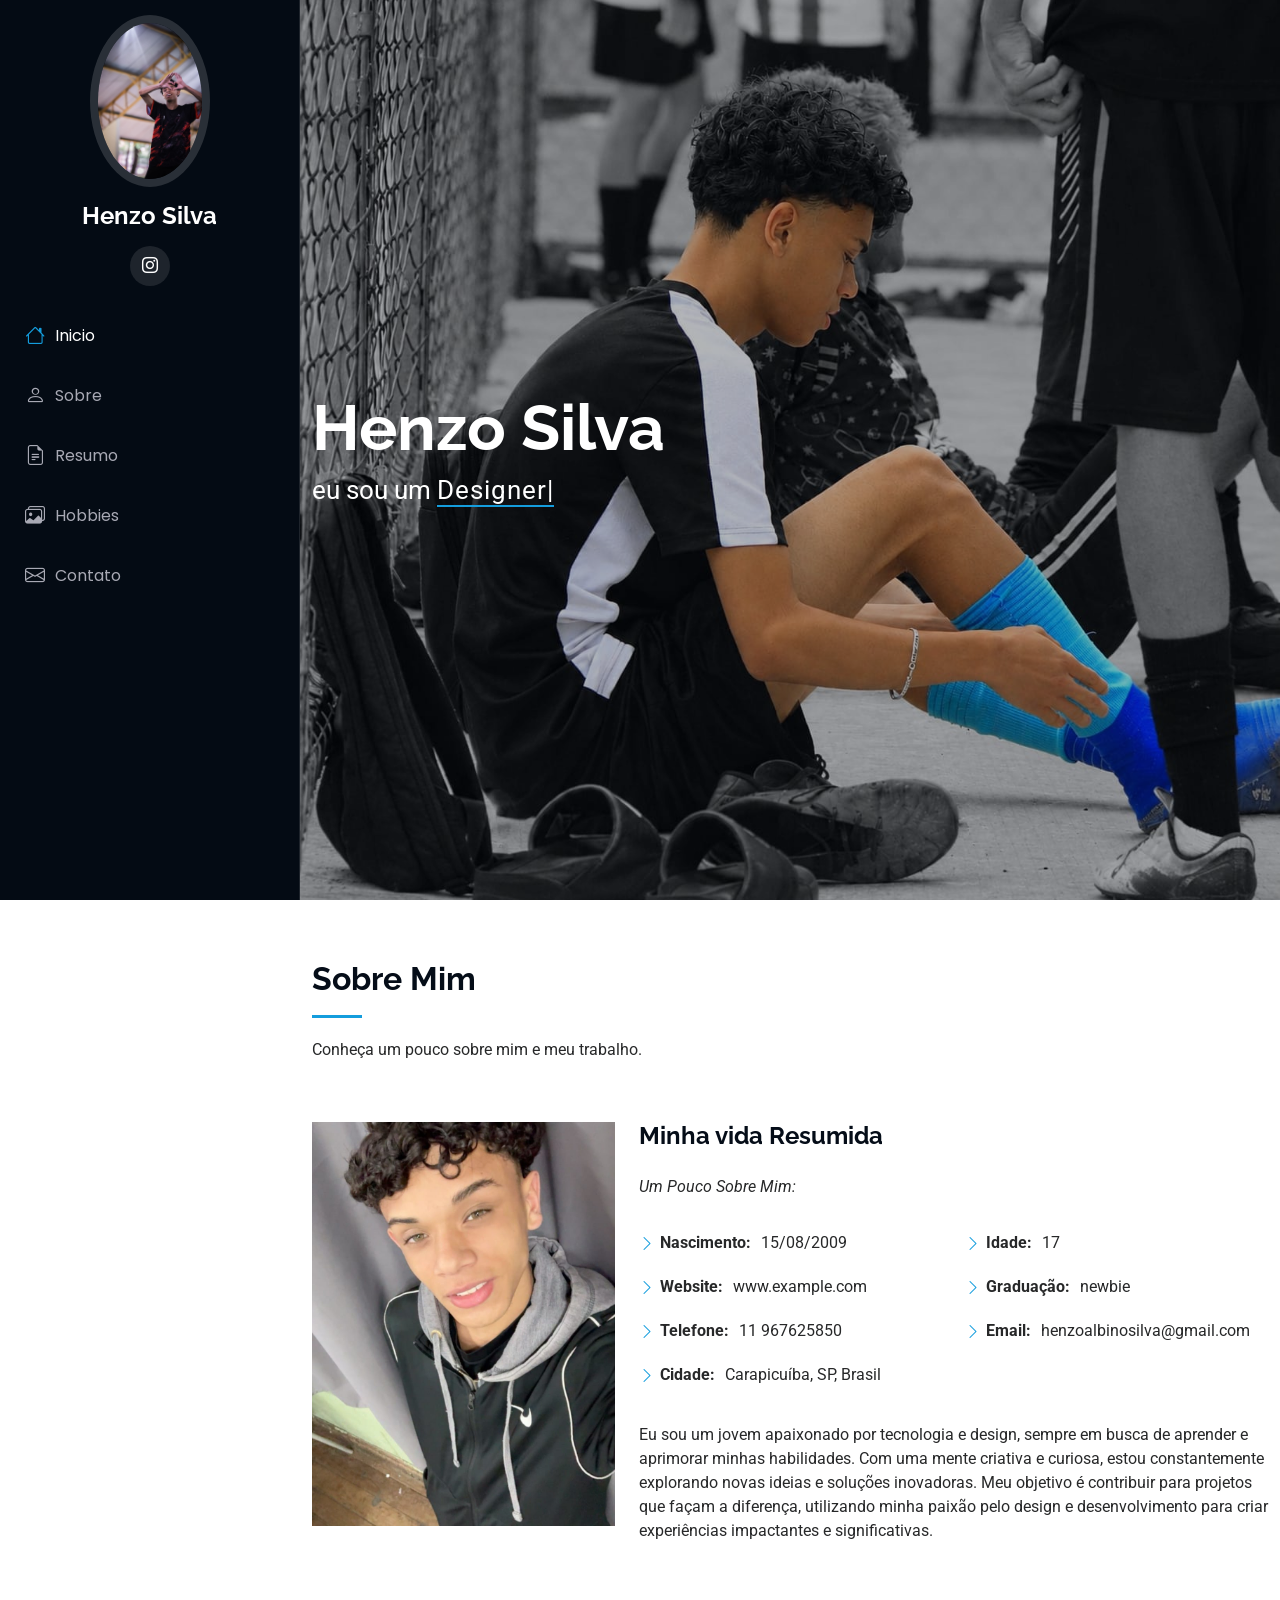
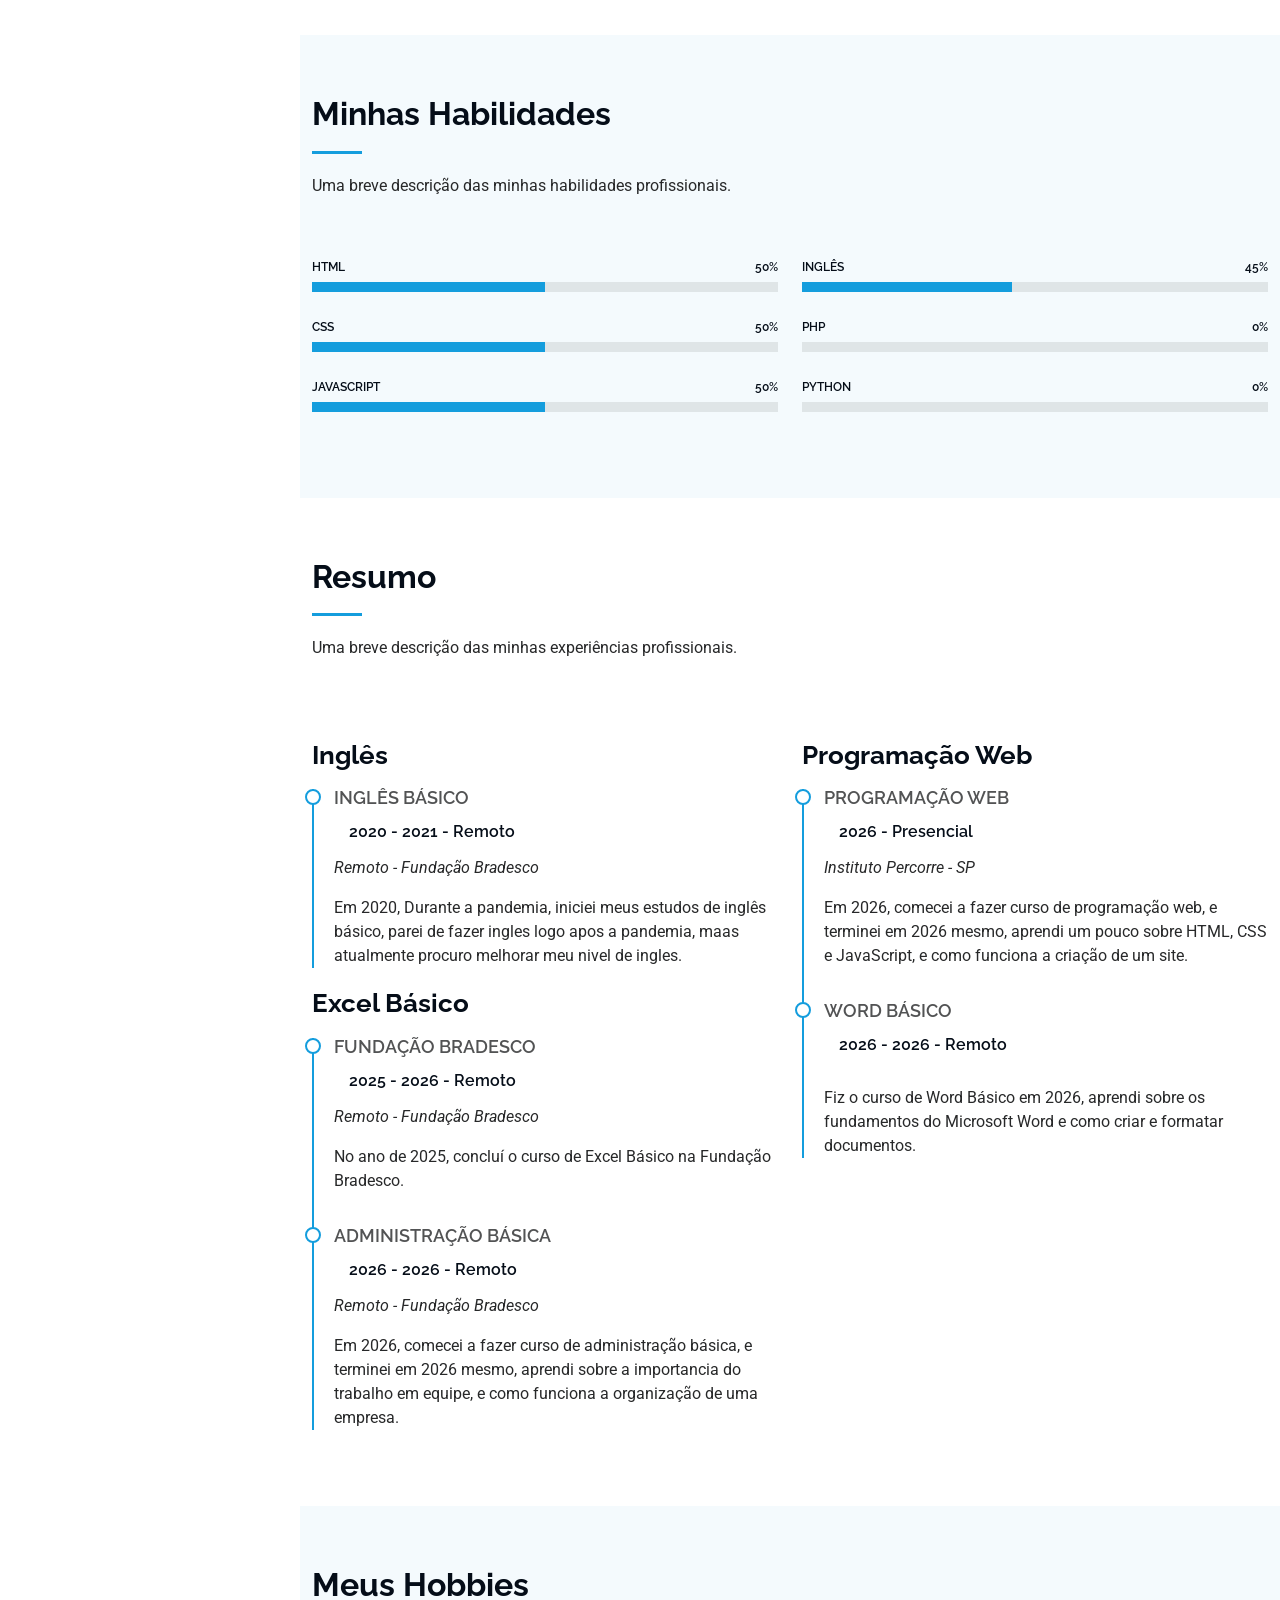
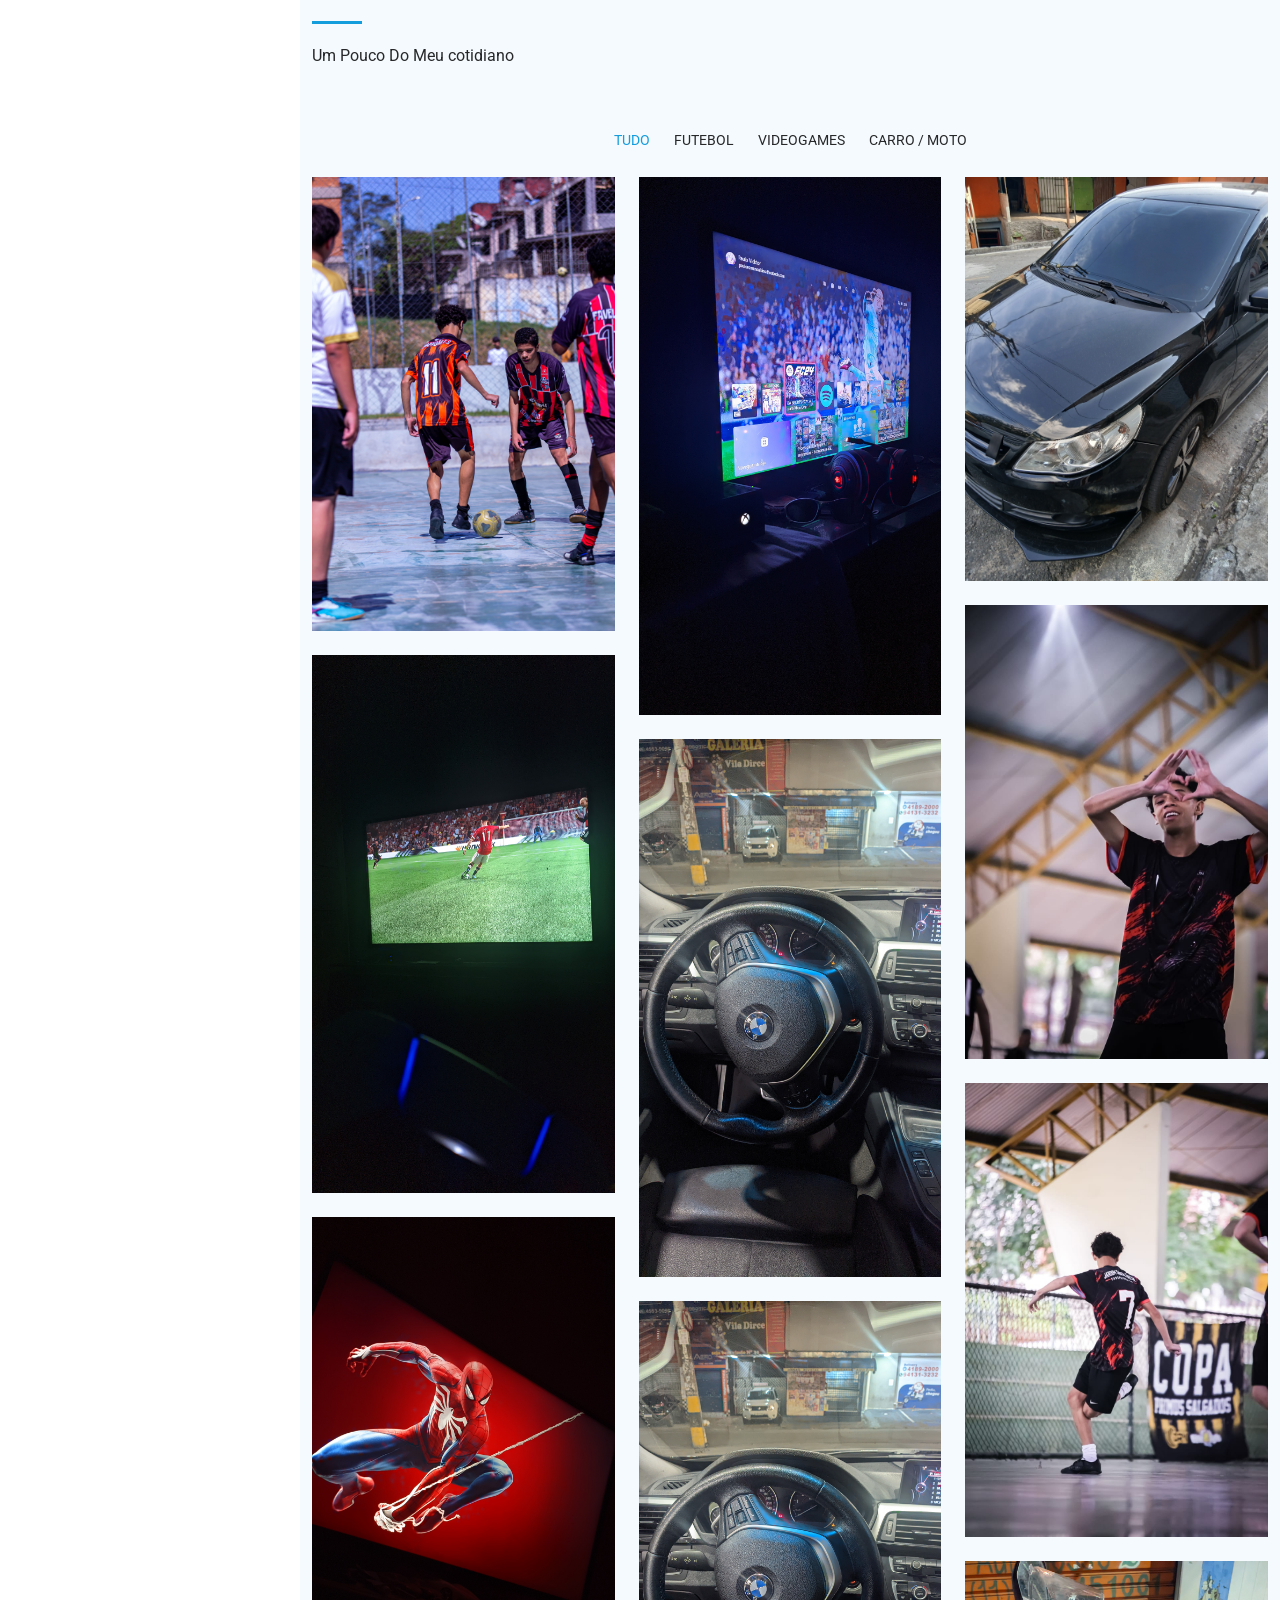
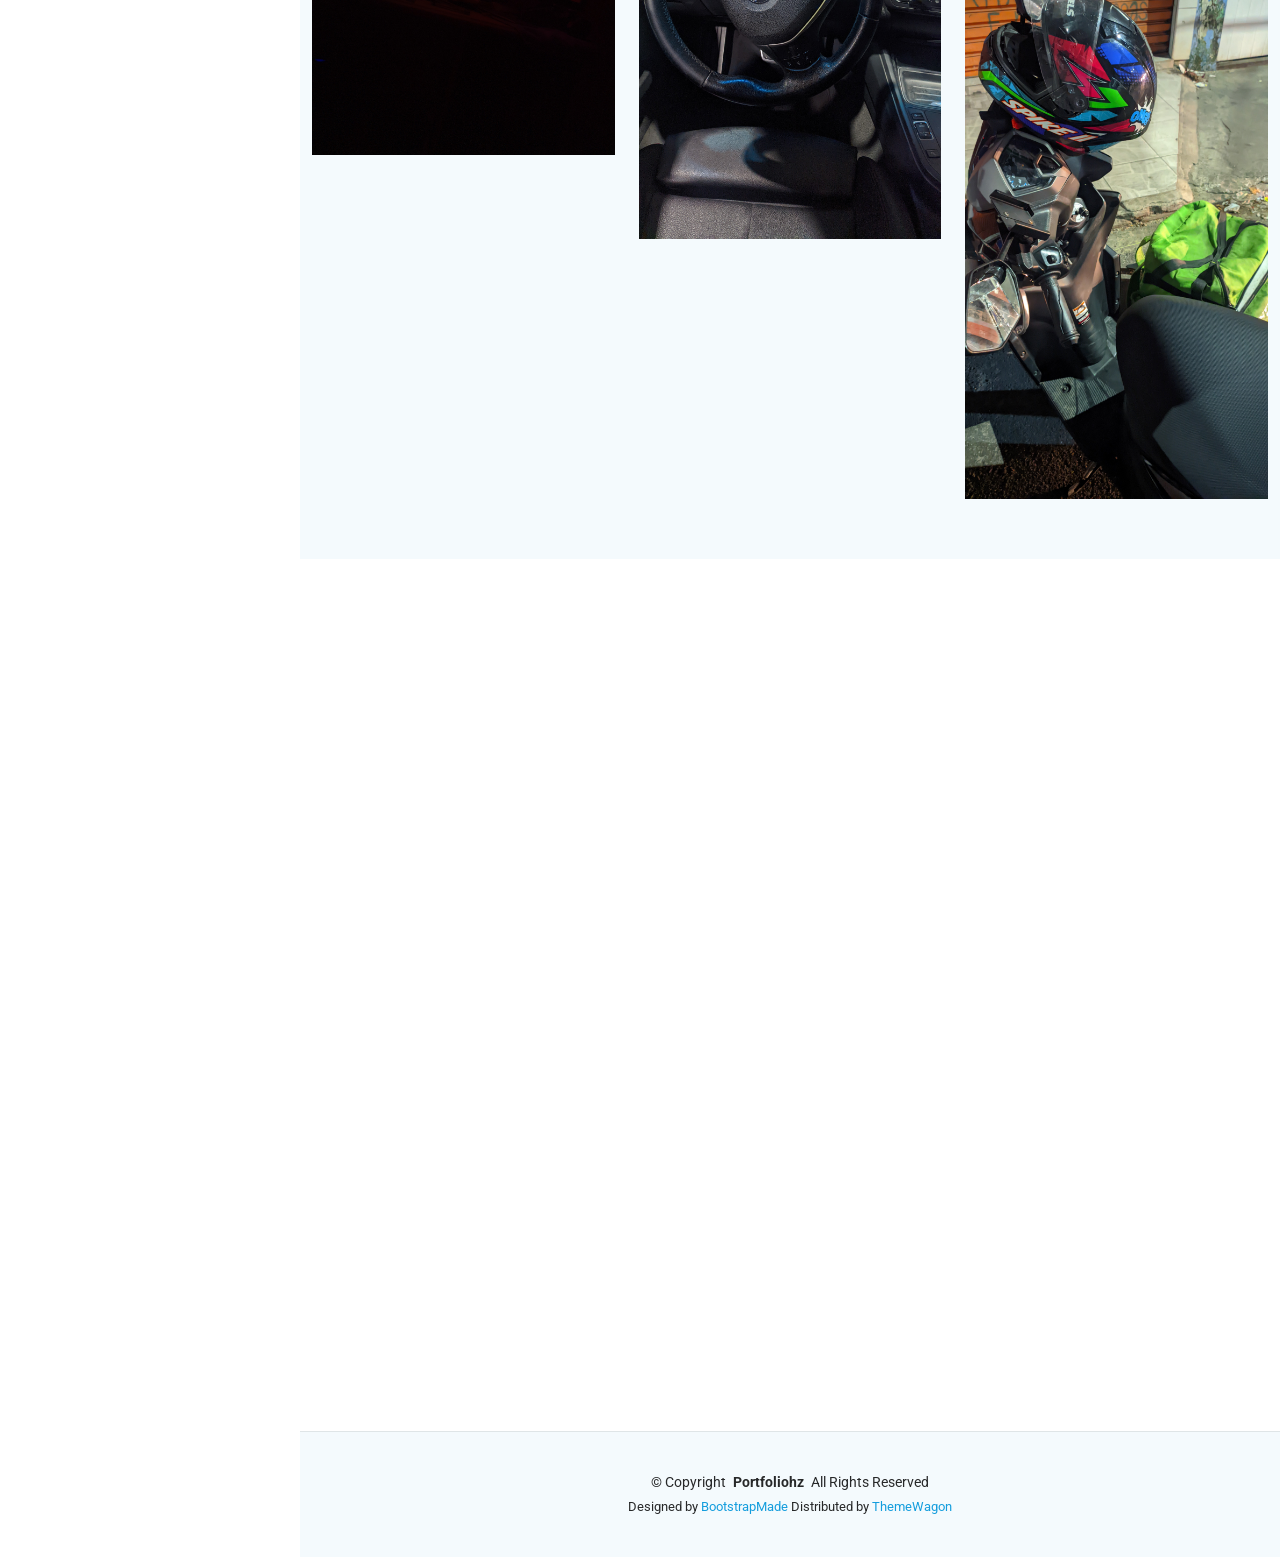
<file: index.html>
<!DOCTYPE html>
<html lang="pt-BR">

<head>
  <meta charset="utf-8">
  <meta content="width=device-width, initial-scale=1.0" name="viewport">
  <title>Henzo Silva</title>
  <meta content="" name="description">
  <meta content="" name="keywords">

  <!-- Favicons -->
  <link href="assets/img/Emblema Monocromático HZ Agressivo.png" rel="icon">
  <link href="assets/img/apple-touch-icon.png" rel="apple-touch-icon">

  <!-- Fonts -->
  <link href="https://fonts.googleapis.com" rel="preconnect">
  <link href="https://fonts.gstatic.com" rel="preconnect" crossorigin>
  <link href="https://fonts.googleapis.com/css2?family=Roboto:ital,wght@0,100;0,300;0,400;0,500;0,700;0,900;1,100;1,300;1,400;1,500;1,700;1,900&family=Poppins:ital,wght@0,100;0,200;0,300;0,400;0,500;0,600;0,700;0,800;0,900;1,100;1,200;1,300;1,400;1,500;1,600;1,700;1,800;1,900&family=Raleway:ital,wght@0,100;0,200;0,300;0,400;0,500;0,600;0,700;0,800;0,900;1,100;1,200;1,300;1,400;1,500;1,600;1,700;1,800;1,900&display=swap" rel="stylesheet">

  <!-- Vendor CSS Files -->
  <link href="assets/vendor/bootstrap/css/bootstrap.min.css" rel="stylesheet">
  <link href="assets/vendor/bootstrap-icons/bootstrap-icons.css" rel="stylesheet">
  <link href="assets/vendor/aos/aos.css" rel="stylesheet">
  <link href="assets/vendor/glightbox/css/glightbox.min.css" rel="stylesheet">
  <link href="assets/vendor/swiper/swiper-bundle.min.css" rel="stylesheet">

  <!-- Main CSS File -->
  <link href="assets/css/main.css" rel="stylesheet">

  <!-- =======================================================
  * Template Name: iPortfolio
  * Template URL: https://bootstrapmade.com/iportfolio-bootstrap-portfolio-websites-template/
  * Updated: Jun 29 2024 with Bootstrap v5.3.3
  * Author: BootstrapMade.com
  * License: https://bootstrapmade.com/license/
  ======================================================== -->
</head>

<body class="index-page">

  <header id="header" class="header dark-background d-flex flex-column">
    <i class="header-toggle d-xl-none bi bi-list"></i>

    <div class="profile-img">
      <img src="assets/img/portfolio/WhatsApp Image 2026-11-09 at 20.13.28.jpeg" alt="Foto de perfil de Henzo Silva" class="img-fluid rounded-circle">
    </div>

    <a href="index.html" class="logo d-flex align-items-center justify-content-center">
      <!-- Uncomment the line below if you also wish to use an image logo -->
      <!-- <img src="assets/img/logo.png" alt=""> -->
      <h1 class="sitename">Henzo Silva</h1>
    </a>

    <div class="social-links text-center">
      <a href="https://www.instagram.com/jardimsanta_tereza.fc?dlrf=eW03dGp4MWdjZDR4" class="instagram" target="_blank" rel="noopener noreferrer" aria-label="Instagram do Jardim Santa Tereza FC"><i class="bi bi-instagram"></i></a>
    </div>

    <nav id="navmenu" class="navmenu">
      <ul>
        <li><a href="#hero" class="active"><i class="bi bi-house navicon"></i>Inicio</a></li>
        <li><a href="#about"><i class="bi bi-person navicon"></i> Sobre</a></li>
        <li><a href="#resume"><i class="bi bi-file-earmark-text navicon"></i> Resumo</a></li>
        <li><a href="#portfolio"><i class="bi bi-images navicon"></i> Hobbies</a></li>
        <li><a href="#contact"><i class="bi bi-envelope navicon"></i> Contato </a></li>
      </ul>
    </nav>

  </header>

  <main class="main">

    <!-- Hero Section -->
    <section id="hero" class="hero section dark-background">

      <img src="assets/img/WhatsApp Image 2026-11-06 at 13.44.52.jpeg" alt="" data-aos="fade-in" class="">

      <div class="container" data-aos="fade-up" data-aos-delay="100">
        <h2>Henzo Silva</h2>
        <p>eu sou um <span class="typed" data-typed-items="Designer, Developer">Designer</span><span class="typed-cursor typed-cursor--blink" aria-hidden="true"></span><span class="typed-cursor typed-cursor--blink" aria-hidden="true"></span></p>
      </div>

    </section><!-- /Hero Section -->

    <!-- About Section -->
    <section id="about" class="about section">

      <!-- Section Title -->
      <div class="container section-title" data-aos="fade-up">
        <h2>Sobre Mim</h2>
        <p>Conheça um pouco sobre mim e meu trabalho.</p>
      </div><!-- End Section Title -->

      <div class="container" data-aos="fade-up" data-aos-delay="100">

        <div class="row gy-4 justify-content-center">
          <div class="col-lg-4">
            <img src="assets/img/WhatsApp Image 2026-11-06 at 13.50.37.jpeg" class="img-fluid" alt="">
          </div>
          <div class="col-lg-8 content">
            <h2>Minha vida Resumida </h2>
            <p class="fst-italic py-3">
            Um Pouco Sobre Mim:
            </p>
            <div class="row">
              <div class="col-lg-6">
                <ul>
                  <li><i class="bi bi-chevron-right"></i> <strong>Nascimento:</strong> <span>15/08/2009</span></li>
                  <li><i class="bi bi-chevron-right"></i> <strong>Website:</strong> <span>www.example.com</span></li>
                  <li><i class="bi bi-chevron-right"></i> <strong>Telefone:</strong> <span>11 967625850</span></li>
                  <li><i class="bi bi-chevron-right"></i> <strong>Cidade:</strong> <span>Carapicuíba, SP, Brasil</span></li>
                </ul>
              </div>
              <div class="col-lg-6">
                <ul>
                  <li><i class="bi bi-chevron-right"></i> <strong>Idade:</strong> <span>17</span></li>
                  <li><i class="bi bi-chevron-right"></i> <strong>Graduação:</strong> <span>newbie</span></li>
                  <li><i class="bi bi-chevron-right"></i> <strong>Email:</strong> <span>henzoalbinosilva@gmail.com</span></li>
                 
                </ul>
              </div>
            </div>
            <p class="py-3">
            Eu sou um jovem apaixonado por tecnologia e design, sempre em busca de aprender e aprimorar minhas habilidades. Com uma mente criativa e curiosa, estou constantemente explorando novas ideias e soluções inovadoras. Meu objetivo é contribuir para projetos que façam a diferença, utilizando minha paixão pelo design e desenvolvimento para criar experiências impactantes e significativas.
            </p>
          </div>
        </div>

      </div>

    </section><!-- /About Section -->

    <!-- Skills Section -->
    <section id="skills" class="skills section light-background">

      <!-- Section Title -->
      <div class="container section-title" data-aos="fade-up">
        <h2>Minhas Habilidades</h2>
        <p>Uma breve descrição das minhas habilidades profissionais.</p>
      </div><!-- End Section Title -->

      <div class="container" data-aos="fade-up" data-aos-delay="100">

        <div class="row skills-content skills-animation">

          <div class="col-lg-6">

            <div class="progress">
              <span class="skill"><span>HTML</span> <i class="val">50%</i></span>
              <div class="progress-bar-wrap">
                <div class="progress-bar" role="progressbar" aria-valuenow="50" aria-valuemin="0" aria-valuemax="100"></div>
              </div>
            </div><!-- End Skills Item -->

            <div class="progress">
              <span class="skill"><span>CSS</span> <i class="val">50%</i></span>
              <div class="progress-bar-wrap">
                <div class="progress-bar" role="progressbar" aria-valuenow="50" aria-valuemin="0" aria-valuemax="100"></div>
              </div>
            </div><!-- End Skills Item -->

            <div class="progress">
              <span class="skill"><span>JavaScript</span> <i class="val">50%</i></span>
              <div class="progress-bar-wrap">
                <div class="progress-bar" role="progressbar" aria-valuenow="50" aria-valuemin="0" aria-valuemax="100"></div>
              </div>
            </div><!-- End Skills Item -->

          </div>

          <div class="col-lg-6">

            <div class="progress">
              <span class="skill"><span>Inglês</span> <i class="val">45%</i></span>
              <div class="progress-bar-wrap">
                <div class="progress-bar" role="progressbar" aria-valuenow="45" aria-valuemin="0" aria-valuemax="100"></div>
              </div>
            </div><!-- End Skills Item -->

            <div class="progress">
              <span class="skill"><span>PHP</span> <i class="val">0%</i></span>
              <div class="progress-bar-wrap">
                <div class="progress-bar" role="progressbar" aria-valuenow="0" aria-valuemin="0" aria-valuemax="100"></div>
              </div>
            </div><!-- End Skills Item -->

            <div class="progress">
              <span class="skill"><span>Python</span> <i class="val">0%</i></span>
              <div class="progress-bar-wrap">
                <div class="progress-bar" role="progressbar" aria-valuenow="0" aria-valuemin="0" aria-valuemax="100"></div>
              </div>
            </div><!-- End Skills Item -->

          </div>

        </div>

      </div>

    </section><!-- /Skills Section -->

    <!-- Resume Section -->
    <section id="resume" class="resume section">

      <!-- Section Title -->
      <div class="container section-title" data-aos="fade-up">
        <h2>Resumo</h2>
        <p>Uma breve descrição das minhas experiências profissionais.</p>
      </div><!-- End Section Title -->

      <div class="container">

        <div class="row">

          <div class="col-lg-6" data-aos="fade-up" data-aos-delay="100">
            <h3 class="resume-title">Inglês</h3>

            <div class="resume-item pb-0">
              <h4>Inglês Básico</h4>
              <h5>2020 - 2021 - Remoto</h5>
              <p><em>Remoto - Fundação Bradesco</em></p>
              <p>Em 2020, Durante a pandemia, iniciei meus estudos de inglês básico, parei de fazer ingles logo apos a pandemia, maas atualmente procuro melhorar meu nivel de ingles.</p>
              
            </div><!-- ingles -->

            <h3 class="resume-title">Excel Básico</h3>
            <div class="resume-item">
              <h4>  Fundação Bradesco </h4>
              <h5>2025 - 2026 - Remoto</h5>
              <p><em>Remoto - Fundação Bradesco</em></p>
              <p>No ano de 2025, concluí o curso de Excel Básico na Fundação Bradesco.</p>
            </div><!-- Excel -->

            <div class="resume-item">
              <h4>Administração básica</h4>
              <h5>2026 - 2026 - Remoto</h5>
              <p><em>Remoto - Fundação Bradesco</em></p>
              <p> Em 2026, comecei a fazer curso de administração básica, e terminei em 2026 mesmo, aprendi sobre a importancia do trabalho em equipe, e como funciona a organização de uma empresa. </p>
            </div>
            <!-- Administração Básica -->

          </div>

          <div class="col-lg-6" data-aos="fade-up" data-aos-delay="200">
            <h3 class="resume-title"> Programação Web </h3>
            <div class="resume-item">
              <h4>Programação Web</h4>
              <h5>2026 - Presencial </h5>
              <p><em>Instituto Percorre - SP </em></p>
              <p>Em 2026, comecei a fazer curso de programação web, e terminei em 2026 mesmo, aprendi um pouco sobre HTML, CSS e JavaScript, e como funciona a criação de um site.</p>
            </div><!-- Programação Web -->

            <div class="resume-item">
              <h4>Word Básico</h4>
              <h5>2026 - 2026 - Remoto </h5>
              <p><em></em></p>
             <p> Fiz o curso de Word Básico em 2026, aprendi sobre os fundamentos do Microsoft Word e como criar e formatar documentos.</p>
            </div><!-- Word Básico -->

          </div>

        </div>

      </div>

    </section><!-- /Resume Section -->

    <!-- Portfolio Section -->
    <section id="portfolio" class="portfolio section light-background">

      <!-- Section Title -->
      <div class="container section-title" data-aos="fade-up">
        <h2>Meus Hobbies</h2>
        <p>Um Pouco Do Meu cotidiano</p>
      </div><!-- End Section Title -->

      <div class="container">

        <div class="isotope-layout" data-default-filter="*" data-layout="masonry" data-sort="original-order">

          <ul class="portfolio-filters isotope-filters" data-aos="fade-up" data-aos-delay="100">
            <li data-filter="*" class="filter-active">Tudo</li>
            <li data-filter=".filter-app">Futebol</li>
            <li data-filter=".filter-product">Videogames</li>
            <li data-filter=".filter-branding">Carro / Moto</li>

          </ul><!-- End Portfolio Filters -->

          <div class="row gy-4 isotope-container" data-aos="fade-up" data-aos-delay="200">

            <div class="col-lg-4 col-md-6 portfolio-item isotope-item filter-app">
              <div class="portfolio-content h-100">
                <img src="assets/img/v2_44cf48a5-e10a-40ed-86d7-4f2bc353fa9d.jpg" class="img-fluid" alt="">
                <div class="portfolio-info">
                  <h4>Futebol</h4>
                  <p>Jogo Contra Favela CSU</p>
                  <a href="assets/img/v2_44cf48a5-e10a-40ed-86d7-4f2bc353fa9d.jpg" title="Jogo Contra Favela CSU" data-gallery="portfolio-gallery-app" class="glightbox preview-link"><i class="bi bi-zoom-in"></i></a>
                  <a href="portfolio-details.html" title="More Details" class="details-link"><i class="bi bi-link-45deg"></i></a>
                </div>
              </div>
            </div><!-- End Portfolio Item -->

            <div class="col-lg-4 col-md-6 portfolio-item isotope-item filter-product">
              <div class="portfolio-content h-100">
                <img src="assets/img/SGCAM_20241219_231818087.MP.jpg" class="img-fluid" alt="">
                <div class="portfolio-info">
                  <h4>Videogames</h4>
                  <p></p>
                  <a href="assets/img/SGCAM_20241219_231818087.MP.jpg" title="Videogames" data-gallery="portfolio-gallery-product" class="glightbox preview-link"><i class="bi bi-zoom-in"></i></a>
                  <a href="portfolio-details.html" title="More Details" class="details-link"><i class="bi bi-link-45deg"></i></a>
                </div>
              </div>
            </div><!-- End Portfolio Item -->

            <div class="col-lg-4 col-md-6 portfolio-item isotope-item filter-branding">
              <div class="portfolio-content h-100">
                <img src="assets/img/20261009_154049.jpg" class="img-fluid" alt="">
                <div class="portfolio-info">
                  <h4>Carro </h4>
                  <p>golzinho</p>
                  <a href="assets/img/20261009_154049.jpg" title="Branding 1" data-gallery="portfolio-gallery-branding" class="glightbox preview-link"><i class="bi bi-zoom-in"></i></a>
                  <a href="portfolio-details.html" title="golzinho" class="details-link"><i class="bi bi-link-45deg"></i></a>
                </div>
              </div>
            </div><!-- End Portfolio Item -->

            <div class="col-lg-4 col-md-6 portfolio-item isotope-item filter-app">
              <div class="portfolio-content h-100">
                <img src="assets/img/portfolio/WhatsApp Image 2026-11-09 at 20.13.28.jpeg" class="img-fluid" alt="">
                <div class="portfolio-info">
                  <h4>Futebol</h4>
                  <p>Jardim Snt Tereza</p>
                  <a href="assets/img/portfolio/WhatsApp Image 2026-11-09 at 20.13.28.jpeg" title="App 2" data-gallery="portfolio-gallery-app" class="glightbox preview-link"><i class="bi bi-zoom-in"></i></a>
                  <a href="portfolio-details.html" title="Jardim Snt Tereza" class="details-link"><i class="bi bi-link-45deg"></i></a>
                </div>
              </div>
            </div><!-- End Portfolio Item -->

            <div class="col-lg-4 col-md-6 portfolio-item isotope-item filter-product">
              <div class="portfolio-content h-100">
                <img src="assets/img/SGCAM_20251125_004045799.MP.jpg" class="img-fluid" alt="">
                <div class="portfolio-info">
                  <h4>Video Game</h4>
                  <p>Ea FC</p>
                  <a href="assets/img/SGCAM_20251125_004045799.MP.jpg" title="Product 2" data-gallery="portfolio-gallery-product" class="glightbox preview-link"><i class="bi bi-zoom-in"></i></a>
                  <a href="portfolio-details.html" title="Ea FC" class="details-link"><i class="bi bi-link-45deg"></i></a>
                </div>
              </div>
            </div><!-- End Portfolio Item -->

            <div class="col-lg-4 col-md-6 portfolio-item isotope-item filter-branding">
              <div class="portfolio-content h-100">
                <img src="assets/img/SGCAM_20250411_233901114.jpg" class="img-fluid" alt="">
                <div class="portfolio-info">
                  <h4>BMW</h4>
                  <p></p>
                  <a href="assets/img/SGCAM_20250411_233901114.jpg" title="BMW" data-gallery="portfolio-gallery-branding" class="glightbox preview-link"><i class="bi bi-zoom-in"></i></a>
                  <a href="portfolio-details.html" title="BMW" class="details-link"><i class="bi bi-link-45deg"></i></a>
                </div>
              </div>
            </div><!-- End Portfolio Item -->


            <div class="col-lg-4 col-md-6 portfolio-item isotope-item filter-app">
              <div class="portfolio-content h-100">
                <img src="assets/img/WhatsApp Image 2026-11-09 at 20.13.28 (2).jpeg" class="img-fluid" alt="">
                <div class="portfolio-info">
                  <h4>Futebol</h4>
                  <p>Copa Primus</p>
                  <a href="assets/img/WhatsApp Image 2026-11-09 at 20.13.28 (2).jpeg" title="App 3" data-gallery="portfolio-gallery-app" class="glightbox preview-link"><i class="bi bi-zoom-in"></i></a>
                  <a href="portfolio-details.html" title="Copa Primus" class="details-link"><i class="bi bi-link-45deg"></i></a>
                </div>
              </div>
            </div><!-- End Portfolio Item -->

            <div class="col-lg-4 col-md-6 portfolio-item isotope-item filter-product">
              <div class="portfolio-content h-100">
                <img src="assets/img/SGCAM_20241128_174551373.MP.jpg" class="img-fluid" alt="">
                <div class="portfolio-info">
                  <h4>Videogame</h4>
                  <p>Miranha</p>
                  <a href="assets/img/SGCAM_20241128_174551373.MP.jpg" title="Product 3" data-gallery="portfolio-gallery-product" class="glightbox preview-link"><i class="bi bi-zoom-in"></i></a>
                  <a href="portfolio-details.html" title="Miranha" class="details-link"><i class="bi bi-link-45deg"></i></a>
                </div>
              </div>
            </div><!-- End Portfolio Item -->

            <div class="col-lg-4 col-md-6 portfolio-item isotope-item filter-branding">
              <div class="portfolio-content h-100">
                <img src="assets/img/SGCAM_20250411_233901114.jpg" class="img-fluid" alt="">
                <div class="portfolio-info">
                  <h4>Carro</h4>
                  <p>BMW</p>
                  <a href="assets/img/SGCAM_20250411_233901114.jpg" title="Branding 2" data-gallery="portfolio-gallery-branding" class="glightbox preview-link"><i class="bi bi-zoom-in"></i></a>
                  <a href="portfolio-details.html" title="BMW" class="details-link"><i class="bi bi-link-45deg"></i></a>
                </div>
              </div>
            </div><!-- End Portfolio Item -->

 <div class="col-lg-4 col-md-6 portfolio-item isotope-item filter-branding">
              <div class="portfolio-content h-100">
                <img src="assets/img/SGCAM_20250222_223938818.MP.jpg" class="img-fluid" alt="">
                <div class="portfolio-info">
                  <h4>Moto</h4>
                  <p>Yamaha</p>
                  <a href="assets/img/SGCAM_20250222_223938818.MP.jpg" title="Branding 2" data-gallery="portfolio-gallery-branding" class="glightbox preview-link"><i class="bi bi-zoom-in"></i></a>
                  <a href="portfolio-details.html" title="Yamaha" class="details-link"><i class="bi bi-link-45deg"></i></a>
                </div>
              </div>
            </div>




            </div><!-- End Portfolio Item -->

          </div><!-- End Portfolio Container -->

        </div>

      </div>

    </section><!-- /Portfolio Section -->

    <!-- Contact Section -->
    <section id="contact" class="contact section">

      <!-- Section Title -->
      <div class="container section-title" data-aos="fade-up">
        <h2>Entre em Contato</h2>
        <p>Estou pronto para ajudar você com qualquer dúvida ou solicitação.</p>
      </div><!-- End Section Title -->

      <div class="container" data-aos="fade-up" data-aos-delay="100">

        <div class="row gy-4">

          <div class="col-lg-5">

            <div class="info-wrap">
              <div class="info-item d-flex" data-aos="fade-up" data-aos-delay="200">
                <i class="bi bi-geo-alt flex-shrink-0"></i>
                <div>
                  <h3>Endereço</h3>
                  <p>Shopping Plaza Carapicuíba, Carapicuíba - SP</p>
                </div>
              </div><!-- End Info Item -->

              <div class="info-item d-flex" data-aos="fade-up" data-aos-delay="300">
                <i class="bi bi-telephone flex-shrink-0"></i>
                <div>
                  <h3>Telefone</h3>
                  <p>+55 11 96762-5850</p>
                </div>
              </div><!-- End Info Item -->

              <div class="info-item d-flex" data-aos="fade-up" data-aos-delay="400">
                <i class="bi bi-envelope flex-shrink-0"></i>
                <div>
                  <h3>Email</h3>
                  <p>henzoalbinosilva@gmail.com</p>
                </div>
              </div><!-- End Info Item -->

              <div class="contact-map">
                <iframe src="https://www.google.com/maps?q=Shopping+Plaza+Carapicuiba%2C+Carapicuiba+-+SP&output=embed" title="Mapa do Shopping Plaza Carapicuíba, em Carapicuíba - SP" allowfullscreen="" loading="lazy" referrerpolicy="no-referrer-when-downgrade"></iframe>
              </div>
            </div>
          </div>

          <div class="col-lg-7">
            <form action="forms/contact.php" method="post" class="php-email-form" data-aos="fade-up" data-aos-delay="200">
              <div class="row gy-4">

                <div class="col-md-6">
                  <label for="name-field" class="pb-2">Seu Nome</label>
                  <input type="text" name="name" id="name-field" class="form-control" required="">
                </div>

                <div class="col-md-6">
                  <label for="email-field" class="pb-2">Seu Email</label>
                  <input type="email" class="form-control" name="email" id="email-field" required="">
                </div>

                <div class="col-md-12">
                  <label for="subject-field" class="pb-2">Assunto</label>
                  <input type="text" class="form-control" name="subject" id="subject-field" required="">
                </div>

                <div class="col-md-12">
                  <label for="message-field" class="pb-2">Mensagem</label>
                  <textarea class="form-control" name="message" rows="10" id="message-field" required=""></textarea>
                </div>

                <div class="col-md-12 text-center">
                  <div class="loading">Loading</div>
                  <div class="error-message"></div>
                  <div class="sent-message">Sua mensagem foi enviada. Obrigado!</div>

                  <button type="submit">Enviar Mensagem</button>
                </div>

              </div>
            </form>
          </div><!-- End Contact Form -->

        </div>

      </div>

    </section><!-- /Contact Section -->

  </main>

  <footer id="footer" class="footer position-relative light-background">

    <div class="container">
      <div class="copyright text-center ">
        <p>© <span>Copyright</span> <strong class="px-1 sitename">Portfoliohz</strong> <span>All Rights Reserved</span></p>
      </div>
      <div class="credits">
        <!-- All the links in the footer should remain intact. -->
        <!-- You can delete the links only if you've purchased the pro version. -->
        <!-- Licensing information: https://bootstrapmade.com/license/ -->
        <!-- Purchase the pro version with working PHP/AJAX contact form: [buy-url] -->
        Designed by <a href="https://bootstrapmade.com/">BootstrapMade</a> Distributed by <a href="https://themewagon.com">ThemeWagon</a>
      </div>
    </div>

  </footer>

  <!-- Scroll Top -->
  <a href="#" id="scroll-top" class="scroll-top d-flex align-items-center justify-content-center"><i class="bi bi-arrow-up-short"></i></a>

  <!-- Preloader -->
  <div id="preloader"></div>

  <!-- Vendor JS Files -->
  <script src="assets/vendor/bootstrap/js/bootstrap.bundle.min.js"></script>
  <script src="assets/vendor/php-email-form/validate.js"></script>
  <script src="assets/vendor/aos/aos.js"></script>
  <script src="assets/vendor/typed.js/typed.umd.js"></script>
  <script src="assets/vendor/purecounter/purecounter_vanilla.js"></script>
  <script src="assets/vendor/waypoints/noframework.waypoints.js"></script>
  <script src="assets/vendor/glightbox/js/glightbox.min.js"></script>
  <script src="assets/vendor/imagesloaded/imagesloaded.pkgd.min.js"></script>
  <script src="assets/vendor/isotope-layout/isotope.pkgd.min.js"></script>
  <script src="assets/vendor/swiper/swiper-bundle.min.js"></script>

  <!-- Main JS File -->
  <script src="assets/js/main.js"></script>

</body>

</html>
</file>
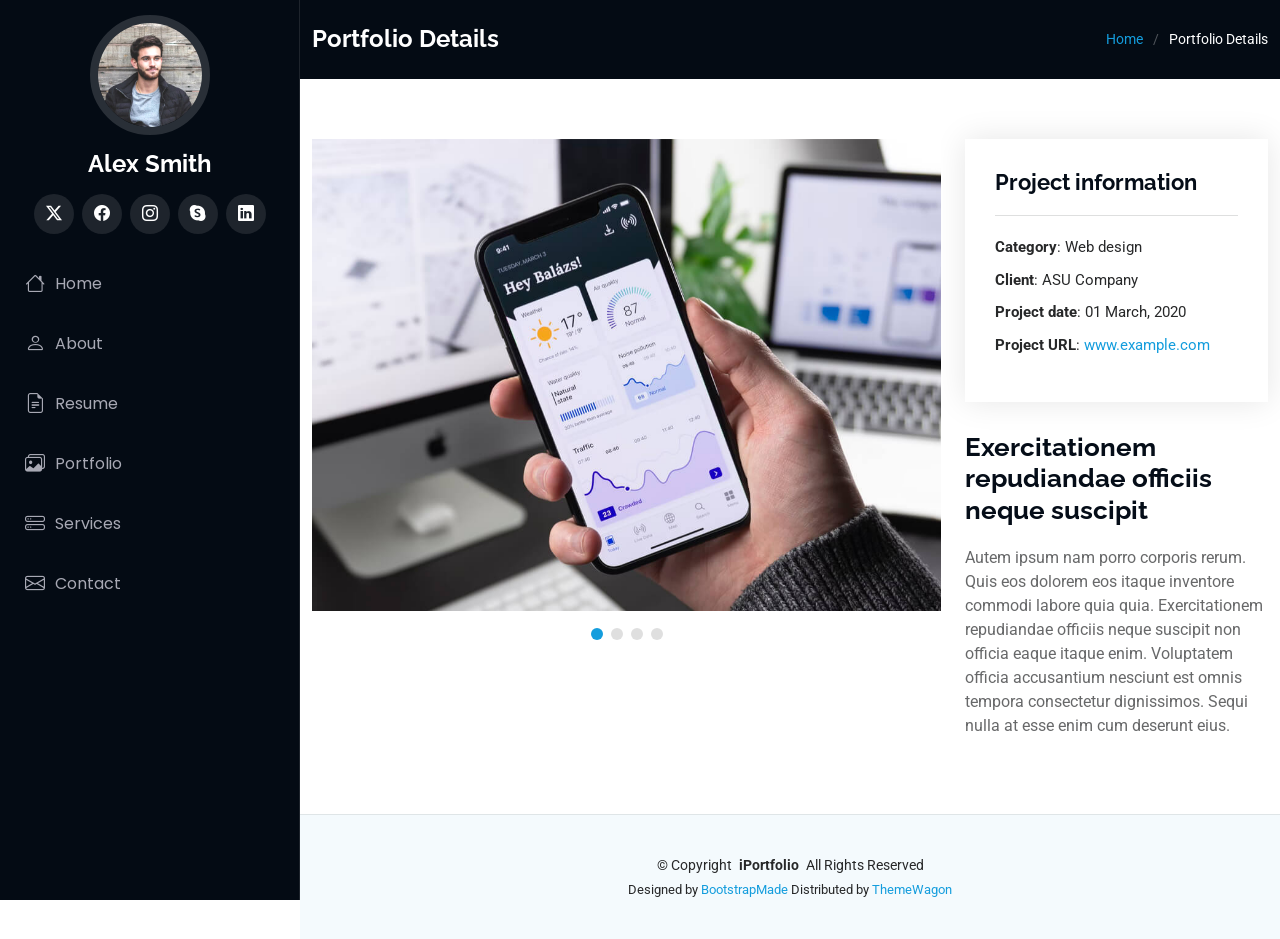
<file: portfolio-details.html>
<!DOCTYPE html>
<html lang="en">

<head>
  <meta charset="utf-8">
  <meta content="width=device-width, initial-scale=1.0" name="viewport">
  <title>Portfolio Details - iPortfolio Bootstrap Template</title>
  <meta content="" name="description">
  <meta content="" name="keywords">

  <!-- Favicons -->
  <link href="assets/img/favicon.png" rel="icon">
  <link href="assets/img/apple-touch-icon.png" rel="apple-touch-icon">

  <!-- Fonts -->
  <link href="https://fonts.googleapis.com" rel="preconnect">
  <link href="https://fonts.gstatic.com" rel="preconnect" crossorigin>
  <link href="https://fonts.googleapis.com/css2?family=Roboto:ital,wght@0,100;0,300;0,400;0,500;0,700;0,900;1,100;1,300;1,400;1,500;1,700;1,900&family=Poppins:ital,wght@0,100;0,200;0,300;0,400;0,500;0,600;0,700;0,800;0,900;1,100;1,200;1,300;1,400;1,500;1,600;1,700;1,800;1,900&family=Raleway:ital,wght@0,100;0,200;0,300;0,400;0,500;0,600;0,700;0,800;0,900;1,100;1,200;1,300;1,400;1,500;1,600;1,700;1,800;1,900&display=swap" rel="stylesheet">

  <!-- Vendor CSS Files -->
  <link href="assets/vendor/bootstrap/css/bootstrap.min.css" rel="stylesheet">
  <link href="assets/vendor/bootstrap-icons/bootstrap-icons.css" rel="stylesheet">
  <link href="assets/vendor/aos/aos.css" rel="stylesheet">
  <link href="assets/vendor/glightbox/css/glightbox.min.css" rel="stylesheet">
  <link href="assets/vendor/swiper/swiper-bundle.min.css" rel="stylesheet">

  <!-- Main CSS File -->
  <link href="assets/css/main.css" rel="stylesheet">

  <!-- =======================================================
  * Template Name: iPortfolio
  * Template URL: https://bootstrapmade.com/iportfolio-bootstrap-portfolio-websites-template/
  * Updated: Jun 29 2024 with Bootstrap v5.3.3
  * Author: BootstrapMade.com
  * License: https://bootstrapmade.com/license/
  ======================================================== -->
</head>

<body class="portfolio-details-page">

  <header id="header" class="header dark-background d-flex flex-column">
    <i class="header-toggle d-xl-none bi bi-list"></i>

    <div class="profile-img">
      <img src="assets/img/my-profile-img.jpg" alt="" class="img-fluid rounded-circle">
    </div>

    <a href="index.html" class="logo d-flex align-items-center justify-content-center">
      <!-- Uncomment the line below if you also wish to use an image logo -->
      <!-- <img src="assets/img/logo.png" alt=""> -->
      <h1 class="sitename">Alex Smith</h1>
    </a>

    <div class="social-links text-center">
      <a href="#" class="twitter"><i class="bi bi-twitter-x"></i></a>
      <a href="#" class="facebook"><i class="bi bi-facebook"></i></a>
      <a href="#" class="instagram"><i class="bi bi-instagram"></i></a>
      <a href="#" class="google-plus"><i class="bi bi-skype"></i></a>
      <a href="#" class="linkedin"><i class="bi bi-linkedin"></i></a>
    </div>

    <nav id="navmenu" class="navmenu">
      <ul>
        <li><a href="#hero"><i class="bi bi-house navicon"></i>Home</a></li>
        <li><a href="#about"><i class="bi bi-person navicon"></i> About</a></li>
        <li><a href="#resume"><i class="bi bi-file-earmark-text navicon"></i> Resume</a></li>
        <li><a href="#portfolio"><i class="bi bi-images navicon"></i> Portfolio</a></li>
        <li><a href="#services"><i class="bi bi-hdd-stack navicon"></i> Services</a></li>
        <li><a href="#contact"><i class="bi bi-envelope navicon"></i> Contact</a></li>
      </ul>
    </nav>

  </header>

  <main class="main">

    <!-- Page Title -->
    <div class="page-title dark-background">
      <div class="container d-lg-flex justify-content-between align-items-center">
        <h1 class="mb-2 mb-lg-0">Portfolio Details</h1>
        <nav class="breadcrumbs">
          <ol>
            <li><a href="index.html">Home</a></li>
            <li class="current">Portfolio Details</li>
          </ol>
        </nav>
      </div>
    </div><!-- End Page Title -->

    <!-- Portfolio Details Section -->
    <section id="portfolio-details" class="portfolio-details section">

      <div class="container" data-aos="fade-up" data-aos-delay="100">

        <div class="row gy-4">

          <div class="col-lg-8">
            <div class="portfolio-details-slider swiper init-swiper">

              <script type="application/json" class="swiper-config">
                {
                  "loop": true,
                  "speed": 600,
                  "autoplay": {
                    "delay": 5000
                  },
                  "slidesPerView": "auto",
                  "pagination": {
                    "el": ".swiper-pagination",
                    "type": "bullets",
                    "clickable": true
                  }
                }
              </script>

              <div class="swiper-wrapper align-items-center">

                <div class="swiper-slide">
                  <img src="assets/img/portfolio/app-1.jpg" alt="">
                </div>

                <div class="swiper-slide">
                  <img src="assets/img/portfolio/product-1.jpg" alt="">
                </div>

                <div class="swiper-slide">
                  <img src="assets/img/portfolio/branding-1.jpg" alt="">
                </div>

                <div class="swiper-slide">
                  <img src="assets/img/portfolio/books-1.jpg" alt="">
                </div>

              </div>
              <div class="swiper-pagination"></div>
            </div>
          </div>

          <div class="col-lg-4">
            <div class="portfolio-info" data-aos="fade-up" data-aos-delay="200">
              <h3>Project information</h3>
              <ul>
                <li><strong>Category</strong>: Web design</li>
                <li><strong>Client</strong>: ASU Company</li>
                <li><strong>Project date</strong>: 01 March, 2020</li>
                <li><strong>Project URL</strong>: <a href="#">www.example.com</a></li>
              </ul>
            </div>
            <div class="portfolio-description" data-aos="fade-up" data-aos-delay="300">
              <h2>Exercitationem repudiandae officiis neque suscipit</h2>
              <p>
                Autem ipsum nam porro corporis rerum. Quis eos dolorem eos itaque inventore commodi labore quia quia. Exercitationem repudiandae officiis neque suscipit non officia eaque itaque enim. Voluptatem officia accusantium nesciunt est omnis tempora consectetur dignissimos. Sequi nulla at esse enim cum deserunt eius.
              </p>
            </div>
          </div>

        </div>

      </div>

    </section><!-- /Portfolio Details Section -->

  </main>

  <footer id="footer" class="footer position-relative light-background">

    <div class="container">
      <div class="copyright text-center ">
        <p>© <span>Copyright</span> <strong class="px-1 sitename">iPortfolio</strong> <span>All Rights Reserved</span></p>
      </div>
      <div class="credits">
        <!-- All the links in the footer should remain intact. -->
        <!-- You can delete the links only if you've purchased the pro version. -->
        <!-- Licensing information: https://bootstrapmade.com/license/ -->
        <!-- Purchase the pro version with working PHP/AJAX contact form: [buy-url] -->
        Designed by <a href="https://bootstrapmade.com/">BootstrapMade</a> Distributed by <a href="https://themewagon.com">ThemeWagon</a>
      </div>
    </div>

  </footer>

  <!-- Scroll Top -->
  <a href="#" id="scroll-top" class="scroll-top d-flex align-items-center justify-content-center"><i class="bi bi-arrow-up-short"></i></a>

  <!-- Preloader -->
  <div id="preloader"></div>

  <!-- Vendor JS Files -->
  <script src="assets/vendor/bootstrap/js/bootstrap.bundle.min.js"></script>
  <script src="assets/vendor/php-email-form/validate.js"></script>
  <script src="assets/vendor/aos/aos.js"></script>
  <script src="assets/vendor/typed.js/typed.umd.js"></script>
  <script src="assets/vendor/purecounter/purecounter_vanilla.js"></script>
  <script src="assets/vendor/waypoints/noframework.waypoints.js"></script>
  <script src="assets/vendor/glightbox/js/glightbox.min.js"></script>
  <script src="assets/vendor/imagesloaded/imagesloaded.pkgd.min.js"></script>
  <script src="assets/vendor/isotope-layout/isotope.pkgd.min.js"></script>
  <script src="assets/vendor/swiper/swiper-bundle.min.js"></script>

  <!-- Main JS File -->
  <script src="assets/js/main.js"></script>

</body>

</html>
</file>
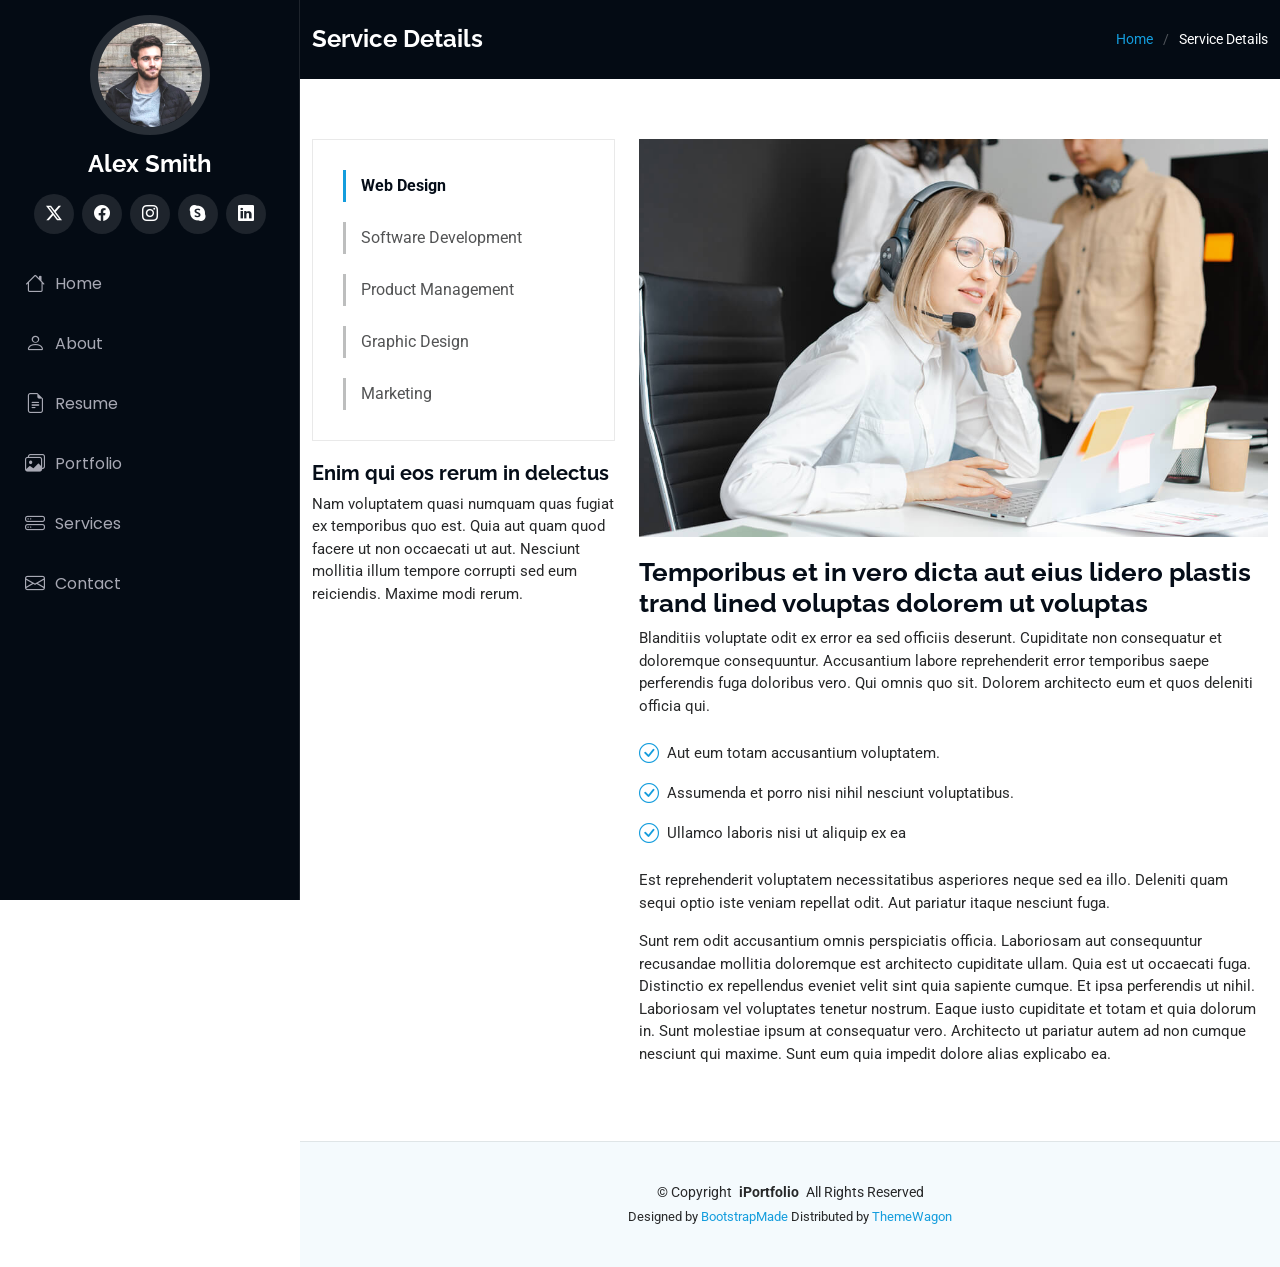
<file: service-details.html>
<!DOCTYPE html>
<html lang="en">

<head>
  <meta charset="utf-8">
  <meta content="width=device-width, initial-scale=1.0" name="viewport">
  <title>Service Details - iPortfolio Bootstrap Template</title>
  <meta content="" name="description">
  <meta content="" name="keywords">

  <!-- Favicons -->
  <link href="assets/img/favicon.png" rel="icon">
  <link href="assets/img/apple-touch-icon.png" rel="apple-touch-icon">

  <!-- Fonts -->
  <link href="https://fonts.googleapis.com" rel="preconnect">
  <link href="https://fonts.gstatic.com" rel="preconnect" crossorigin>
  <link href="https://fonts.googleapis.com/css2?family=Roboto:ital,wght@0,100;0,300;0,400;0,500;0,700;0,900;1,100;1,300;1,400;1,500;1,700;1,900&family=Poppins:ital,wght@0,100;0,200;0,300;0,400;0,500;0,600;0,700;0,800;0,900;1,100;1,200;1,300;1,400;1,500;1,600;1,700;1,800;1,900&family=Raleway:ital,wght@0,100;0,200;0,300;0,400;0,500;0,600;0,700;0,800;0,900;1,100;1,200;1,300;1,400;1,500;1,600;1,700;1,800;1,900&display=swap" rel="stylesheet">

  <!-- Vendor CSS Files -->
  <link href="assets/vendor/bootstrap/css/bootstrap.min.css" rel="stylesheet">
  <link href="assets/vendor/bootstrap-icons/bootstrap-icons.css" rel="stylesheet">
  <link href="assets/vendor/aos/aos.css" rel="stylesheet">
  <link href="assets/vendor/glightbox/css/glightbox.min.css" rel="stylesheet">
  <link href="assets/vendor/swiper/swiper-bundle.min.css" rel="stylesheet">

  <!-- Main CSS File -->
  <link href="assets/css/main.css" rel="stylesheet">

  <!-- =======================================================
  * Template Name: iPortfolio
  * Template URL: https://bootstrapmade.com/iportfolio-bootstrap-portfolio-websites-template/
  * Updated: Jun 29 2024 with Bootstrap v5.3.3
  * Author: BootstrapMade.com
  * License: https://bootstrapmade.com/license/
  ======================================================== -->
</head>

<body class="service-details-page">

  <header id="header" class="header dark-background d-flex flex-column">
    <i class="header-toggle d-xl-none bi bi-list"></i>

    <div class="profile-img">
      <img src="assets/img/my-profile-img.jpg" alt="" class="img-fluid rounded-circle">
    </div>

    <a href="index.html" class="logo d-flex align-items-center justify-content-center">
      <!-- Uncomment the line below if you also wish to use an image logo -->
      <!-- <img src="assets/img/logo.png" alt=""> -->
      <h1 class="sitename">Alex Smith</h1>
    </a>

    <div class="social-links text-center">
      <a href="#" class="twitter"><i class="bi bi-twitter-x"></i></a>
      <a href="#" class="facebook"><i class="bi bi-facebook"></i></a>
      <a href="#" class="instagram"><i class="bi bi-instagram"></i></a>
      <a href="#" class="google-plus"><i class="bi bi-skype"></i></a>
      <a href="#" class="linkedin"><i class="bi bi-linkedin"></i></a>
    </div>

    <nav id="navmenu" class="navmenu">
      <ul>
        <li><a href="#hero"><i class="bi bi-house navicon"></i>Home</a></li>
        <li><a href="#about"><i class="bi bi-person navicon"></i> About</a></li>
        <li><a href="#resume"><i class="bi bi-file-earmark-text navicon"></i> Resume</a></li>
        <li><a href="#portfolio"><i class="bi bi-images navicon"></i> Portfolio</a></li>
        <li><a href="#services"><i class="bi bi-hdd-stack navicon"></i> Services</a></li>
        <li><a href="#contact"><i class="bi bi-envelope navicon"></i> Contact</a></li>
      </ul>
    </nav>

  </header>

  <main class="main">

    <!-- Page Title -->
    <div class="page-title dark-background">
      <div class="container d-lg-flex justify-content-between align-items-center">
        <h1 class="mb-2 mb-lg-0">Service Details</h1>
        <nav class="breadcrumbs">
          <ol>
            <li><a href="index.html">Home</a></li>
            <li class="current">Service Details</li>
          </ol>
        </nav>
      </div>
    </div><!-- End Page Title -->

    <!-- Service Details Section -->
    <section id="service-details" class="service-details section">

      <div class="container">

        <div class="row gy-4">

          <div class="col-lg-4" data-aos="fade-up" data-aos-delay="100">
            <div class="services-list">
              <a href="#" class="active">Web Design</a>
              <a href="#">Software Development</a>
              <a href="#">Product Management</a>
              <a href="#">Graphic Design</a>
              <a href="#">Marketing</a>
            </div>

            <h4>Enim qui eos rerum in delectus</h4>
            <p>Nam voluptatem quasi numquam quas fugiat ex temporibus quo est. Quia aut quam quod facere ut non occaecati ut aut. Nesciunt mollitia illum tempore corrupti sed eum reiciendis. Maxime modi rerum.</p>
          </div>

          <div class="col-lg-8" data-aos="fade-up" data-aos-delay="200">
            <img src="assets/img/services.jpg" alt="" class="img-fluid services-img">
            <h3>Temporibus et in vero dicta aut eius lidero plastis trand lined voluptas dolorem ut voluptas</h3>
            <p>
              Blanditiis voluptate odit ex error ea sed officiis deserunt. Cupiditate non consequatur et doloremque consequuntur. Accusantium labore reprehenderit error temporibus saepe perferendis fuga doloribus vero. Qui omnis quo sit. Dolorem architecto eum et quos deleniti officia qui.
            </p>
            <ul>
              <li><i class="bi bi-check-circle"></i> <span>Aut eum totam accusantium voluptatem.</span></li>
              <li><i class="bi bi-check-circle"></i> <span>Assumenda et porro nisi nihil nesciunt voluptatibus.</span></li>
              <li><i class="bi bi-check-circle"></i> <span>Ullamco laboris nisi ut aliquip ex ea</span></li>
            </ul>
            <p>
              Est reprehenderit voluptatem necessitatibus asperiores neque sed ea illo. Deleniti quam sequi optio iste veniam repellat odit. Aut pariatur itaque nesciunt fuga.
            </p>
            <p>
              Sunt rem odit accusantium omnis perspiciatis officia. Laboriosam aut consequuntur recusandae mollitia doloremque est architecto cupiditate ullam. Quia est ut occaecati fuga. Distinctio ex repellendus eveniet velit sint quia sapiente cumque. Et ipsa perferendis ut nihil. Laboriosam vel voluptates tenetur nostrum. Eaque iusto cupiditate et totam et quia dolorum in. Sunt molestiae ipsum at consequatur vero. Architecto ut pariatur autem ad non cumque nesciunt qui maxime. Sunt eum quia impedit dolore alias explicabo ea.
            </p>
          </div>

        </div>

      </div>

    </section><!-- /Service Details Section -->

  </main>

  <footer id="footer" class="footer position-relative light-background">

    <div class="container">
      <div class="copyright text-center ">
        <p>© <span>Copyright</span> <strong class="px-1 sitename">iPortfolio</strong> <span>All Rights Reserved</span></p>
      </div>
      <div class="credits">
        <!-- All the links in the footer should remain intact. -->
        <!-- You can delete the links only if you've purchased the pro version. -->
        <!-- Licensing information: https://bootstrapmade.com/license/ -->
        <!-- Purchase the pro version with working PHP/AJAX contact form: [buy-url] -->
        Designed by <a href="https://bootstrapmade.com/">BootstrapMade</a> Distributed by <a href="https://themewagon.com">ThemeWagon</a>
      </div>
    </div>

  </footer>

  <!-- Scroll Top -->
  <a href="#" id="scroll-top" class="scroll-top d-flex align-items-center justify-content-center"><i class="bi bi-arrow-up-short"></i></a>

  <!-- Preloader -->
  <div id="preloader"></div>

  <!-- Vendor JS Files -->
  <script src="assets/vendor/bootstrap/js/bootstrap.bundle.min.js"></script>
  <script src="assets/vendor/php-email-form/validate.js"></script>
  <script src="assets/vendor/aos/aos.js"></script>
  <script src="assets/vendor/typed.js/typed.umd.js"></script>
  <script src="assets/vendor/purecounter/purecounter_vanilla.js"></script>
  <script src="assets/vendor/waypoints/noframework.waypoints.js"></script>
  <script src="assets/vendor/glightbox/js/glightbox.min.js"></script>
  <script src="assets/vendor/imagesloaded/imagesloaded.pkgd.min.js"></script>
  <script src="assets/vendor/isotope-layout/isotope.pkgd.min.js"></script>
  <script src="assets/vendor/swiper/swiper-bundle.min.js"></script>

  <!-- Main JS File -->
  <script src="assets/js/main.js"></script>

</body>

</html>
</file>
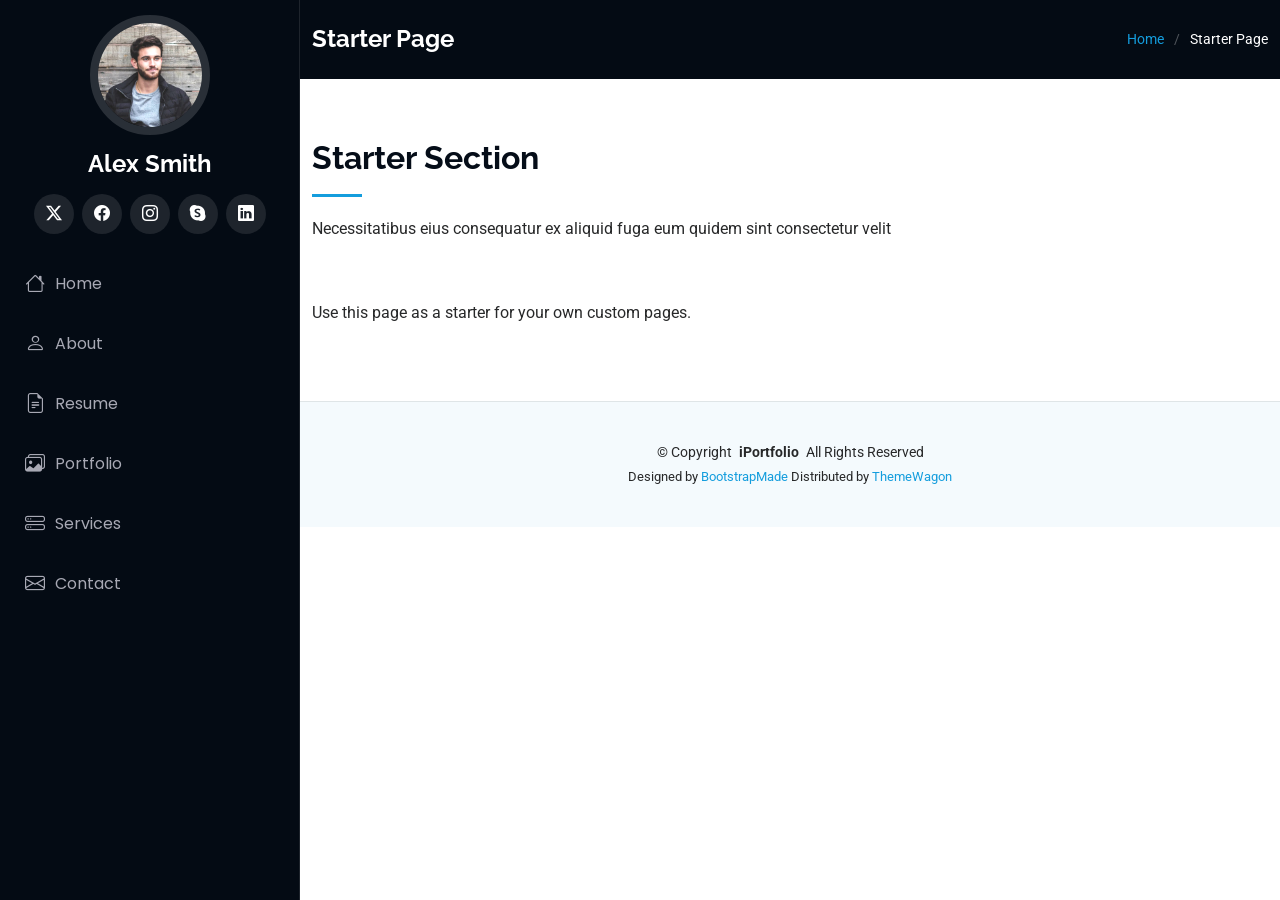
<file: starter-page.html>
<!DOCTYPE html>
<html lang="en">

<head>
  <meta charset="utf-8">
  <meta content="width=device-width, initial-scale=1.0" name="viewport">
  <title>Starter Page - iPortfolio Bootstrap Template</title>
  <meta content="" name="description">
  <meta content="" name="keywords">

  <!-- Favicons -->
  <link href="assets/img/favicon.png" rel="icon">
  <link href="assets/img/apple-touch-icon.png" rel="apple-touch-icon">

  <!-- Fonts -->
  <link href="https://fonts.googleapis.com" rel="preconnect">
  <link href="https://fonts.gstatic.com" rel="preconnect" crossorigin>
  <link href="https://fonts.googleapis.com/css2?family=Roboto:ital,wght@0,100;0,300;0,400;0,500;0,700;0,900;1,100;1,300;1,400;1,500;1,700;1,900&family=Poppins:ital,wght@0,100;0,200;0,300;0,400;0,500;0,600;0,700;0,800;0,900;1,100;1,200;1,300;1,400;1,500;1,600;1,700;1,800;1,900&family=Raleway:ital,wght@0,100;0,200;0,300;0,400;0,500;0,600;0,700;0,800;0,900;1,100;1,200;1,300;1,400;1,500;1,600;1,700;1,800;1,900&display=swap" rel="stylesheet">

  <!-- Vendor CSS Files -->
  <link href="assets/vendor/bootstrap/css/bootstrap.min.css" rel="stylesheet">
  <link href="assets/vendor/bootstrap-icons/bootstrap-icons.css" rel="stylesheet">
  <link href="assets/vendor/aos/aos.css" rel="stylesheet">
  <link href="assets/vendor/glightbox/css/glightbox.min.css" rel="stylesheet">
  <link href="assets/vendor/swiper/swiper-bundle.min.css" rel="stylesheet">

  <!-- Main CSS File -->
  <link href="assets/css/main.css" rel="stylesheet">

  <!-- =======================================================
  * Template Name: iPortfolio
  * Template URL: https://bootstrapmade.com/iportfolio-bootstrap-portfolio-websites-template/
  * Updated: Jun 29 2024 with Bootstrap v5.3.3
  * Author: BootstrapMade.com
  * License: https://bootstrapmade.com/license/
  ======================================================== -->
</head>

<body class="starter-page-page">

  <header id="header" class="header dark-background d-flex flex-column">
    <i class="header-toggle d-xl-none bi bi-list"></i>

    <div class="profile-img">
      <img src="assets/img/my-profile-img.jpg" alt="" class="img-fluid rounded-circle">
    </div>

    <a href="index.html" class="logo d-flex align-items-center justify-content-center">
      <!-- Uncomment the line below if you also wish to use an image logo -->
      <!-- <img src="assets/img/logo.png" alt=""> -->
      <h1 class="sitename">Alex Smith</h1>
    </a>

    <div class="social-links text-center">
      <a href="#" class="twitter"><i class="bi bi-twitter-x"></i></a>
      <a href="#" class="facebook"><i class="bi bi-facebook"></i></a>
      <a href="#" class="instagram"><i class="bi bi-instagram"></i></a>
      <a href="#" class="google-plus"><i class="bi bi-skype"></i></a>
      <a href="#" class="linkedin"><i class="bi bi-linkedin"></i></a>
    </div>

    <nav id="navmenu" class="navmenu">
      <ul>
        <li><a href="#hero"><i class="bi bi-house navicon"></i>Home</a></li>
        <li><a href="#about"><i class="bi bi-person navicon"></i> About</a></li>
        <li><a href="#resume"><i class="bi bi-file-earmark-text navicon"></i> Resume</a></li>
        <li><a href="#portfolio"><i class="bi bi-images navicon"></i> Portfolio</a></li>
        <li><a href="#services"><i class="bi bi-hdd-stack navicon"></i> Services</a></li>
        <li><a href="#contact"><i class="bi bi-envelope navicon"></i> Contact</a></li>
      </ul>
    </nav>

  </header>

  <main class="main">

    <!-- Page Title -->
    <div class="page-title dark-background">
      <div class="container d-lg-flex justify-content-between align-items-center">
        <h1 class="mb-2 mb-lg-0">Starter Page</h1>
        <nav class="breadcrumbs">
          <ol>
            <li><a href="index.html">Home</a></li>
            <li class="current">Starter Page</li>
          </ol>
        </nav>
      </div>
    </div><!-- End Page Title -->

    <!-- Starter Section Section -->
    <section id="starter-section" class="starter-section section">

      <!-- Section Title -->
      <div class="container section-title" data-aos="fade-up">
        <h2>Starter Section</h2>
        <p>Necessitatibus eius consequatur ex aliquid fuga eum quidem sint consectetur velit</p>
      </div><!-- End Section Title -->

      <div class="container" data-aos="fade-up">
        <p>Use this page as a starter for your own custom pages.</p>
      </div>

    </section><!-- /Starter Section Section -->

  </main>

  <footer id="footer" class="footer position-relative light-background">

    <div class="container">
      <div class="copyright text-center ">
        <p>© <span>Copyright</span> <strong class="px-1 sitename">iPortfolio</strong> <span>All Rights Reserved</span></p>
      </div>
      <div class="credits">
        <!-- All the links in the footer should remain intact. -->
        <!-- You can delete the links only if you've purchased the pro version. -->
        <!-- Licensing information: https://bootstrapmade.com/license/ -->
        <!-- Purchase the pro version with working PHP/AJAX contact form: [buy-url] -->
        Designed by <a href="https://bootstrapmade.com/">BootstrapMade</a> Distributed by <a href="https://themewagon.com">ThemeWagon</a>
      </div>
    </div>

  </footer>

  <!-- Scroll Top -->
  <a href="#" id="scroll-top" class="scroll-top d-flex align-items-center justify-content-center"><i class="bi bi-arrow-up-short"></i></a>

  <!-- Preloader -->
  <div id="preloader"></div>

  <!-- Vendor JS Files -->
  <script src="assets/vendor/bootstrap/js/bootstrap.bundle.min.js"></script>
  <script src="assets/vendor/php-email-form/validate.js"></script>
  <script src="assets/vendor/aos/aos.js"></script>
  <script src="assets/vendor/typed.js/typed.umd.js"></script>
  <script src="assets/vendor/purecounter/purecounter_vanilla.js"></script>
  <script src="assets/vendor/waypoints/noframework.waypoints.js"></script>
  <script src="assets/vendor/glightbox/js/glightbox.min.js"></script>
  <script src="assets/vendor/imagesloaded/imagesloaded.pkgd.min.js"></script>
  <script src="assets/vendor/isotope-layout/isotope.pkgd.min.js"></script>
  <script src="assets/vendor/swiper/swiper-bundle.min.js"></script>

  <!-- Main JS File -->
  <script src="assets/js/main.js"></script>

</body>

</html>
</file>
<file: assets/css/main.css>
/**
* Template Name: iPortfolio
* Template URL: https://bootstrapmade.com/iportfolio-bootstrap-portfolio-websites-template/
* Updated: Jun 29 2024 with Bootstrap v5.3.3
* Author: BootstrapMade.com
* License: https://bootstrapmade.com/license/
*/

/*--------------------------------------------------------------
# Font & Color Variables
# Help: https://bootstrapmade.com/color-system/
--------------------------------------------------------------*/
/* Fonts */
:root {
  --default-font: "Roboto",  system-ui, -apple-system, "Segoe UI", Roboto, "Helvetica Neue", Arial, "Noto Sans", "Liberation Sans", sans-serif, "Apple Color Emoji", "Segoe UI Emoji", "Segoe UI Symbol", "Noto Color Emoji";
  --heading-font: "Raleway",  sans-serif;
  --nav-font: "Poppins",  sans-serif;
}

/* Global Colors - The following color variables are used throughout the website. Updating them here will change the color scheme of the entire website */
:root { 
  --background-color: #ffffff; /* Background color for the entire website, including individual sections */
  --default-color: #272829; /* Default color used for the majority of the text content across the entire website */
  --heading-color: #050d18; /* Color for headings, subheadings and title throughout the website */
  --accent-color: #149ddd; /* Accent color that represents your brand on the website. It's used for buttons, links, and other elements that need to stand out */
  --surface-color: #ffffff; /* The surface color is used as a background of boxed elements within sections, such as cards, icon boxes, or other elements that require a visual separation from the global background. */
  --contrast-color: #ffffff; /* Contrast color for text, ensuring readability against backgrounds of accent, heading, or default colors. */
}

/* Nav Menu Colors - The following color variables are used specifically for the navigation menu. They are separate from the global colors to allow for more customization options */
:root {
  --nav-color: #a8a9b4;  /* The default color of the main navmenu links */
  --nav-hover-color: #ffffff; /* Applied to main navmenu links when they are hovered over or active */
  --nav-mobile-background-color: #040b14; /* Used as the background color for mobile navigation menu */
  --nav-dropdown-background-color: #040b14; /* Used as the background color for dropdown items that appear when hovering over primary navigation items */
  --nav-dropdown-color: #a8a9b4; /* Used for navigation links of the dropdown items in the navigation menu. */
  --nav-dropdown-hover-color: #ffffff; /* Similar to --nav-hover-color, this color is applied to dropdown navigation links when they are hovered over. */
}

/* Color Presets - These classes override global colors when applied to any section or element, providing reuse of the sam color scheme. */

.light-background {
  --background-color: #f4fafd;
  --surface-color: #ffffff;
}

.dark-background {
  --background-color: #040b14;
  --default-color: #ffffff;
  --heading-color: #ffffff;
  --surface-color: #151f2b;
  --contrast-color: #ffffff;
}

/* Smooth scroll */
:root {
  scroll-behavior: smooth;
}

/*--------------------------------------------------------------
# General Styling & Shared Classes
--------------------------------------------------------------*/
body {
  color: var(--default-color);
  background-color: var(--background-color);
  font-family: var(--default-font);
}

a {
  color: var(--accent-color);
  text-decoration: none;
  transition: 0.3s;
}

a:hover {
  color: color-mix(in srgb, var(--accent-color), transparent 25%);
  text-decoration: none;
}

h1,
h2,
h3,
h4,
h5,
h6 {
  color: var(--heading-color);
  font-family: var(--heading-font);
}

/* PHP Email Form Messages
------------------------------*/
.php-email-form .error-message {
  display: none;
  background: #df1529;
  color: #ffffff;
  text-align: left;
  padding: 15px;
  margin-bottom: 24px;
  font-weight: 600;
}

.php-email-form .sent-message {
  display: none;
  color: #ffffff;
  background: #059652;
  text-align: center;
  padding: 15px;
  margin-bottom: 24px;
  font-weight: 600;
}

.php-email-form .loading {
  display: none;
  background: var(--surface-color);
  text-align: center;
  padding: 15px;
  margin-bottom: 24px;
}

.php-email-form .loading:before {
  content: "";
  display: inline-block;
  border-radius: 50%;
  width: 24px;
  height: 24px;
  margin: 0 10px -6px 0;
  border: 3px solid var(--accent-color);
  border-top-color: var(--surface-color);
  animation: php-email-form-loading 1s linear infinite;
}

@keyframes php-email-form-loading {
  0% {
    transform: rotate(0deg);
  }

  100% {
    transform: rotate(360deg);
  }
}

/*--------------------------------------------------------------
# Global Header
--------------------------------------------------------------*/
.header {
  color: var(--default-color);
  background-color: var(--background-color);
  position: fixed;
  top: 0;
  left: 0;
  bottom: 0;
  padding: 0 15px;
  width: 300px;
  transition: all ease-in-out 0.3s;
  overflow-y: auto;
  z-index: 997;
  border-right: 1px solid color-mix(in srgb, var(--default-color), transparent 90%);
}

.header .profile-img img {
  margin: 15px auto;
  display: block;
  width: 120px;
  border: 8px solid color-mix(in srgb, var(--default-color), transparent 85%);
}

.header .logo {
  line-height: 1;
  margin-bottom: 15px;
}

.header .logo img {
  max-height: 32px;
  margin-right: 8px;
}

.header .logo h1 {
  font-size: 24px;
  margin: 0;
  font-weight: 700;
  color: var(--heading-color);
}

.header .social-links {
  margin: 0 0 20px 0;
}

.header .social-links a {
  font-size: 16px;
  display: inline-flex;
  align-items: center;
  justify-content: center;
  background: color-mix(in srgb, var(--default-color), transparent 90%);
  color: var(--default-color);
  margin: 0 2px;
  border-radius: 50%;
  text-align: center;
  width: 40px;
  height: 40px;
  transition: 0.3s;
}

.header .social-links a.instagram {
  font-size: clamp(14px, 4vw, 16px);
}

.header .social-links a:hover {
  color: var(--contrast-color);
  background: var(--accent-color);
}

@media (min-width: 1200px) {

  .header~main,
  .header~#footer {
    margin-left: 300px;
  }
}

@media (max-width: 1199px) {
  .header {
    left: -100%;
  }
}

.header.header-show {
  left: 0;
}

.header .header-toggle {
  color: var(--contrast-color);
  background-color: var(--accent-color);
  font-size: 22px;
  display: flex;
  align-items: center;
  justify-content: center;
  width: 40px;
  height: 40px;
  border-radius: 50%;
  cursor: pointer;
  position: fixed;
  top: 15px;
  right: 15px;
  z-index: 9999;
  transition: background-color 0.3s;
}

.header .header-toggle:hover {
  color: var(--contrast-color);
  background-color: color-mix(in srgb, var(--accent-color) 90%, white 15%);
}

/*--------------------------------------------------------------
# Navigation Menu
--------------------------------------------------------------*/
.mobile-nav-toggle {
  display: none;
}

.navmenu {
  padding: 0;
  z-index: 9997;
}

.navmenu ul {
  list-style: none;
  padding: 0 0 20px 0;
  margin: 0;
}

.navmenu a,
.navmenu a:focus {
  color: var(--nav-color);
  padding: 15px 10px;
  font-family: var(--nav-font);
  font-size: 16px;
  font-weight: 400;
  display: flex;
  align-items: center;
  white-space: nowrap;
  transition: 0.3s;
  width: 100%;
}

.navmenu a .navicon,
.navmenu a:focus .navicon {
  font-size: 20px;
  margin-right: 10px;
}

.navmenu a .toggle-dropdown,
.navmenu a:focus .toggle-dropdown {
  font-size: 12px;
  line-height: 0;
  margin-left: auto;
  width: 30px;
  height: 30px;
  display: flex;
  align-items: center;
  justify-content: center;
  border-radius: 50%;
  transition: 0.3s;
  flex-shrink: 0;
  background-color: color-mix(in srgb, var(--accent-color), transparent 90%);
}

.navmenu a .toggle-dropdown:hover,
.navmenu a:focus .toggle-dropdown:hover {
  background-color: var(--accent-color);
  color: var(--contrast-color);
}

.navmenu a:hover,
.navmenu .active,
.navmenu .active:focus {
  color: var(--nav-hover-color);
}

.navmenu a:hover .navicon,
.navmenu .active .navicon,
.navmenu .active:focus .navicon {
  color: var(--accent-color);
}

.navmenu .active .toggle-dropdown,
.navmenu .active:focus .toggle-dropdown {
  background-color: var(--accent-color);
  color: var(--contrast-color);
  transform: rotate(180deg);
}

.navmenu .dropdown {
  display: block;
}

.navmenu .dropdown a,
.navmenu .dropdown a:focus {
  color: --nav-dropdown-color;
}

.navmenu .dropdown a:hover,
.navmenu .dropdown .active,
.navmenu .dropdown .active:focus {
  color: var(--nav-dropdown-hover-color);
}

.navmenu .dropdown ul {
  position: static;
  display: none;
  z-index: 99;
  padding: 5px 10px;
  margin: 5px 10px;
  background-color: var(--nav-dropdown-background-color);
  border: 1px solid color-mix(in srgb, var(--default-color), transparent 90%);
  box-shadow: none;
  transition: all 0.5s ease-in-out;
}

.navmenu .dropdown ul ul {
  background-color: rgba(33, 37, 41, 0.1);
}

.navmenu .dropdown>.dropdown-active {
  display: block;
  background-color: rgba(33, 37, 41, 0.03);
}

/*--------------------------------------------------------------
# Global Footer
--------------------------------------------------------------*/
.footer {
  color: var(--default-color);
  background-color: var(--background-color);
  font-size: 14px;
  padding: 40px 0;
  position: relative;
  border-top: 1px solid color-mix(in srgb, var(--default-color), transparent 90%);
}

.footer .copyright p {
  margin-bottom: 0;
}

.footer .credits {
  margin-top: 4px;
  font-size: 13px;
  text-align: center;
}

/*--------------------------------------------------------------
# Preloader
--------------------------------------------------------------*/
#preloader {
  position: fixed;
  inset: 0;
  z-index: 999999;
  overflow: hidden;
  background: var(--background-color);
  transition: all 0.6s ease-out;
}

#preloader:before {
  content: "";
  position: fixed;
  top: calc(50% - 30px);
  left: calc(50% - 30px);
  border: 6px solid #ffffff;
  border-color: var(--accent-color) transparent var(--accent-color) transparent;
  border-radius: 50%;
  width: 60px;
  height: 60px;
  animation: animate-preloader 1.5s linear infinite;
}

@keyframes animate-preloader {
  0% {
    transform: rotate(0deg);
  }

  100% {
    transform: rotate(360deg);
  }
}

/*--------------------------------------------------------------
# Scroll Top Button
--------------------------------------------------------------*/
.scroll-top {
  position: fixed;
  visibility: hidden;
  opacity: 0;
  right: 15px;
  bottom: -15px;
  z-index: 99999;
  background-color: var(--accent-color);
  width: 44px;
  height: 44px;
  border-radius: 50px;
  transition: all 0.4s;
}

.scroll-top i {
  font-size: 24px;
  color: var(--contrast-color);
  line-height: 0;
}

.scroll-top:hover {
  background-color: color-mix(in srgb, var(--accent-color), transparent 20%);
  color: var(--contrast-color);
}

.scroll-top.active {
  visibility: visible;
  opacity: 1;
  bottom: 15px;
}

/*--------------------------------------------------------------
# Disable aos animation delay on mobile devices
--------------------------------------------------------------*/
@media screen and (max-width: 768px) {
  [data-aos-delay] {
    transition-delay: 0 !important;
  }
}

/*--------------------------------------------------------------
# Global Page Titles & Breadcrumbs
--------------------------------------------------------------*/
.page-title {
  color: var(--default-color);
  background-color: var(--background-color);
  padding: 25px 0;
  position: relative;
}

.page-title h1 {
  font-size: 24px;
  font-weight: 700;
}

.page-title .breadcrumbs ol {
  display: flex;
  flex-wrap: wrap;
  list-style: none;
  padding: 0;
  margin: 0;
  font-size: 14px;
  font-weight: 400;
}

.page-title .breadcrumbs ol li+li {
  padding-left: 10px;
}

.page-title .breadcrumbs ol li+li::before {
  content: "/";
  display: inline-block;
  padding-right: 10px;
  color: color-mix(in srgb, var(--default-color), transparent 70%);
}

/*--------------------------------------------------------------
# Global Sections
--------------------------------------------------------------*/
section,
.section {
  color: var(--default-color);
  background-color: var(--background-color);
  padding: 60px 0;
  overflow: clip;
}

/*--------------------------------------------------------------
# Global Section Titles
--------------------------------------------------------------*/
.section-title {
  padding-bottom: 60px;
  position: relative;
}

.section-title h2 {
  font-size: 32px;
  font-weight: 700;
  margin-bottom: 20px;
  padding-bottom: 20px;
  position: relative;
}

.section-title h2:after {
  content: "";
  position: absolute;
  display: block;
  width: 50px;
  height: 3px;
  background: var(--accent-color);
  left: 0;
  bottom: 0;
}

.section-title p {
  margin-bottom: 0;
}

/*--------------------------------------------------------------
# Hero Section
--------------------------------------------------------------*/
.hero {
  width: 100%;
  min-height: 100vh;
  position: relative;
  padding: 80px 0;
  display: flex;
  align-items: center;
  justify-content: center;
}

.hero img {
  position: absolute;
  inset: 0;
  display: block;
  width: 100%;
  height: 100%;
  object-fit: cover;
  z-index: 1;
}

.hero:before {
  content: "";
  background: color-mix(in srgb, var(--background-color), transparent 70%);
  position: absolute;
  inset: 0;
  z-index: 2;
}

.hero .container {
  position: relative;
  z-index: 3;
}

.hero h2 {
  margin: 0;
  font-size: 64px;
  font-weight: 700;
}

.hero p {
  margin: 5px 0 0 0;
  font-size: 26px;
}

.hero p span {
  letter-spacing: 1px;
  border-bottom: 2px solid var(--accent-color);
}

.hero .social-links {
  margin-top: 25px;
}

.hero .social-links a {
  font-size: 24px;
  display: inline-block;
  color: color-mix(in srgb, var(--default-color), transparent 50%);
  line-height: 1;
  margin-right: 20px;
  transition: 0.3s;
}

.hero .social-links a:hover {
  color: var(--accent-color);
}

@media (max-width: 768px) {
  .hero h2 {
    font-size: 32px;
  }

  .hero p {
    font-size: 20px;
  }
}

/*--------------------------------------------------------------
# About Section
--------------------------------------------------------------*/
.about .content h2 {
  font-weight: 700;
  font-size: 24px;
}

.about .content ul {
  list-style: none;
  padding: 0;
}

.about .content ul li {
  margin-bottom: 20px;
  display: flex;
  align-items: center;
}

.about .content ul strong {
  margin-right: 10px;
}

.about .content ul i {
  font-size: 16px;
  margin-right: 5px;
  color: var(--accent-color);
  line-height: 0;
}

/*--------------------------------------------------------------
# Stats Section
--------------------------------------------------------------*/
.stats .stats-item {
  padding: 30px;
  width: 100%;
}

.stats .stats-item i {
  color: var(--accent-color);
  display: block;
  font-size: 44px;
  float: left;
  line-height: 0;
}

.stats .stats-item .purecounter {
  color: var(--heading-color);
  font-size: 48px;
  line-height: 40px;
  display: block;
  font-weight: 700;
  margin-left: 60px;
}

.stats .stats-item p {
  color: color-mix(in srgb, var(--default-color), transparent 40%);
  padding: 15px 0 0 0;
  margin: 0 0 0 60px;
  font-family: var(--heading-font);
  font-size: 14px;
}

/*--------------------------------------------------------------
# Skills Section
--------------------------------------------------------------*/
.skills .progress {
  height: 60px;
  display: block;
  background: none;
  border-radius: 0;
}

.skills .progress .skill {
  color: var(--heading-color);
  padding: 0;
  margin: 0 0 6px 0;
  text-transform: uppercase;
  display: block;
  font-weight: 600;
  font-family: var(--heading-font);
}

.skills .progress .skill .val {
  float: right;
  font-style: normal;
}

.skills .progress-bar-wrap {
  background: color-mix(in srgb, var(--default-color), transparent 90%);
  height: 10px;
}

.skills .progress-bar {
  width: 1px;
  height: 10px;
  transition: 0.9s;
  background-color: var(--accent-color);
}

/*--------------------------------------------------------------
# Resume Section
--------------------------------------------------------------*/
.resume .resume-title {
  color: var(--heading-color);
  font-size: 26px;
  font-weight: 700;
  margin-top: 20px;
  margin-bottom: 20px;
}

.resume .resume-item {
  padding: 0 0 20px 20px;
  margin-top: -2px;
  border-left: 2px solid var(--accent-color);
  position: relative;
}

.resume .resume-item h4 {
  line-height: 18px;
  font-size: 18px;
  font-weight: 600;
  text-transform: uppercase;
  color: color-mix(in srgb, var(--default-color), transparent 20%);
  margin-bottom: 10px;
}

.resume .resume-item h5 {
  font-size: 16px;
  padding: 5px 15px;
  display: inline-block;
  font-weight: 600;
  margin-bottom: 10px;
}

.resume .resume-item ul {
  padding-left: 20px;
}

.resume .resume-item ul li {
  padding-bottom: 10px;
}

.resume .resume-item:last-child {
  padding-bottom: 0;
}

.resume .resume-item::before {
  content: "";
  position: absolute;
  width: 16px;
  height: 16px;
  border-radius: 50px;
  left: -9px;
  top: 0;
  background: var(--background-color);
  border: 2px solid var(--accent-color);
}

/*--------------------------------------------------------------
# Portfolio Section
--------------------------------------------------------------*/
.portfolio .portfolio-filters {
  padding: 0;
  margin: 0 auto 20px auto;
  list-style: none;
  text-align: center;
}

.portfolio .portfolio-filters li {
  cursor: pointer;
  display: inline-block;
  padding: 0;
  font-size: 14px;
  font-weight: 400;
  margin: 0 10px;
  line-height: 1;
  text-transform: uppercase;
  margin-bottom: 10px;
  transition: all 0.3s ease-in-out;
}

.portfolio .portfolio-filters li:hover,
.portfolio .portfolio-filters li.filter-active {
  color: var(--accent-color);
}

.portfolio .portfolio-filters li:first-child {
  margin-left: 0;
}

.portfolio .portfolio-filters li:last-child {
  margin-right: 0;
}

@media (max-width: 575px) {
  .portfolio .portfolio-filters li {
    font-size: 14px;
    margin: 0 5px;
  }
}

.portfolio .portfolio-content {
  position: relative;
  overflow: hidden;
}

.portfolio .portfolio-content img {
  transition: 0.3s;
}

.portfolio .portfolio-content .portfolio-info {
  opacity: 0;
  position: absolute;
  inset: 0;
  z-index: 3;
  transition: all ease-in-out 0.3s;
  background: rgba(0, 0, 0, 0.6);
  padding: 15px;
}

.portfolio .portfolio-content .portfolio-info h4 {
  font-size: 14px;
  padding: 5px 10px;
  font-weight: 400;
  color: #ffffff;
  display: inline-block;
  background-color: var(--accent-color);
}

.portfolio .portfolio-content .portfolio-info p {
  position: absolute;
  bottom: 10px;
  text-align: center;
  display: inline-block;
  left: 0;
  right: 0;
  font-size: 16px;
  font-weight: 600;
  color: rgba(255, 255, 255, 0.8);
}

.portfolio .portfolio-content .portfolio-info .preview-link,
.portfolio .portfolio-content .portfolio-info .details-link {
  position: absolute;
  left: calc(50% - 40px);
  font-size: 26px;
  top: calc(50% - 14px);
  color: #fff;
  transition: 0.3s;
  line-height: 1.2;
}

.portfolio .portfolio-content .portfolio-info .preview-link:hover,
.portfolio .portfolio-content .portfolio-info .details-link:hover {
  color: var(--accent-color);
}

.portfolio .portfolio-content .portfolio-info .details-link {
  left: 50%;
  font-size: 34px;
  line-height: 0;
}

.portfolio .portfolio-content:hover .portfolio-info {
  opacity: 1;
}

.portfolio .portfolio-content:hover img {
  transform: scale(1.1);
}

/*--------------------------------------------------------------
# Services Section
--------------------------------------------------------------*/
.services .service-item {
  position: relative;
}

.services .service-item .icon {
  background: var(--accent-color);
  display: flex;
  align-items: center;
  justify-content: center;
  width: 54px;
  height: 54px;
  border-radius: 50%;
  transition: 0.5s;
  border: 1px solid var(--accent-color);
  margin-right: 20px;
}

.services .service-item .icon i {
  color: var(--contrast-color);
  font-size: 24px;
  line-height: 0;
}

.services .service-item:hover .icon {
  background: var(--surface-color);
}

.services .service-item:hover .icon i {
  color: var(--accent-color);
}

.services .service-item .title {
  font-weight: 700;
  margin-bottom: 15px;
  font-size: 18px;
}

.services .service-item .title a {
  color: var(--heading-color);
}

.services .service-item .title a:hover {
  color: var(--accent-color);
}

.services .service-item .description {
  line-height: 24px;
  font-size: 14px;
}

/*--------------------------------------------------------------
# Testimonials Section
--------------------------------------------------------------*/
.testimonials .testimonials-carousel,
.testimonials .testimonials-slider {
  overflow: hidden;
}

.testimonials .testimonial-item {
  box-sizing: content-box;
  text-align: center;
  min-height: 320px;
}

.testimonials .testimonial-item .testimonial-img {
  width: 90px;
  border-radius: 50%;
  margin: 0 auto;
}

.testimonials .testimonial-item h3 {
  font-size: 18px;
  font-weight: bold;
  margin: 10px 0 5px 0;
}

.testimonials .testimonial-item h4 {
  font-size: 14px;
  color: color-mix(in srgb, var(--default-color), transparent 20%);
  margin: 0;
}

.testimonials .testimonial-item .quote-icon-left,
.testimonials .testimonial-item .quote-icon-right {
  color: color-mix(in srgb, var(--accent-color), transparent 40%);
  font-size: 26px;
  line-height: 0;
}

.testimonials .testimonial-item .quote-icon-left {
  display: inline-block;
  left: -5px;
  position: relative;
}

.testimonials .testimonial-item .quote-icon-right {
  display: inline-block;
  right: -5px;
  position: relative;
  top: 10px;
  transform: scale(-1, -1);
}

.testimonials .testimonial-item p {
  font-style: italic;
  margin: 0 15px 15px 15px;
  padding: 20px;
  background-color: var(--surface-color);
  position: relative;
  margin-bottom: 35px;
  border-radius: 6px;
  box-shadow: 0px 2px 15px rgba(0, 0, 0, 0.1);
}

.testimonials .testimonial-item p::after {
  content: "";
  width: 0;
  height: 0;
  border-top: 20px solid var(--surface-color);
  border-right: 20px solid transparent;
  border-left: 20px solid transparent;
  position: absolute;
  bottom: -20px;
  left: calc(50% - 20px);
}

.testimonials .swiper-wrapper {
  height: auto;
}

.testimonials .swiper-pagination {
  margin-top: 40px;
  position: relative;
}

.testimonials .swiper-pagination .swiper-pagination-bullet {
  width: 12px;
  height: 12px;
  background-color: var(--background-color);
  opacity: 1;
  border: 1px solid var(--accent-color);
}

.testimonials .swiper-pagination .swiper-pagination-bullet-active {
  background-color: var(--accent-color);
}

/*--------------------------------------------------------------
# Contact Section
--------------------------------------------------------------*/
.contact .info-wrap {
  background-color: var(--surface-color);
  box-shadow: 0px 0px 20px rgba(0, 0, 0, 0.1);
  padding: 30px;
}

@media (max-width: 575px) {
  .contact .info-wrap {
    padding: 20px;
  }
}

.contact .info-item {
  margin-bottom: 40px;
}

.contact .info-item i {
  font-size: 20px;
  color: var(--accent-color);
  background: color-mix(in srgb, var(--accent-color), transparent 92%);
  width: 44px;
  height: 44px;
  display: flex;
  justify-content: center;
  align-items: center;
  border-radius: 50px;
  transition: all 0.3s ease-in-out;
  margin-right: 15px;
}

.contact .info-item h3 {
  padding: 0;
  font-size: 18px;
  font-weight: 700;
  margin-bottom: 5px;
}

.contact .info-item p {
  padding: 0;
  margin-bottom: 0;
  font-size: 14px;
}

.contact .info-item:hover i {
  background: var(--accent-color);
  color: var(--contrast-color);
}

.contact .contact-map {
  width: 100%;
  aspect-ratio: 4 / 3;
}

.contact .contact-map iframe {
  display: block;
  width: 100%;
  height: 100%;
  border: 0;
}

.contact .php-email-form {
  background-color: var(--surface-color);
  height: 100%;
  padding: 30px;
  box-shadow: 0px 0px 20px rgba(0, 0, 0, 0.1);
}

@media (max-width: 575px) {
  .contact .php-email-form {
    padding: 20px;
  }
}

.contact .php-email-form input[type=text],
.contact .php-email-form input[type=email],
.contact .php-email-form textarea {
  font-size: 14px;
  padding: 10px 15px;
  box-shadow: none;
  border-radius: 0;
  color: var(--default-color);
  background-color: var(--surface-color);
  border-color: color-mix(in srgb, var(--default-color), transparent 80%);
}

.contact .php-email-form input[type=text]:focus,
.contact .php-email-form input[type=email]:focus,
.contact .php-email-form textarea:focus {
  border-color: var(--accent-color);
}

.contact .php-email-form input[type=text]::placeholder,
.contact .php-email-form input[type=email]::placeholder,
.contact .php-email-form textarea::placeholder {
  color: color-mix(in srgb, var(--default-color), transparent 70%);
}

.contact .php-email-form button[type=submit] {
  color: var(--contrast-color);
  background: var(--accent-color);
  border: 0;
  padding: 10px 30px;
  transition: 0.4s;
  border-radius: 50px;
}

.contact .php-email-form button[type=submit]:hover {
  background: color-mix(in srgb, var(--accent-color), transparent 25%);
}

/*--------------------------------------------------------------
# Portfolio Details Section
--------------------------------------------------------------*/
.portfolio-details .portfolio-details-slider img {
  width: 100%;
}

.portfolio-details .portfolio-details-slider .swiper-pagination {
  margin-top: 20px;
  position: relative;
}

.portfolio-details .portfolio-details-slider .swiper-pagination .swiper-pagination-bullet {
  width: 12px;
  height: 12px;
  background-color: color-mix(in srgb, var(--default-color), transparent 85%);
  opacity: 1;
}

.portfolio-details .portfolio-details-slider .swiper-pagination .swiper-pagination-bullet-active {
  background-color: var(--accent-color);
}

.portfolio-details .portfolio-info {
  padding: 30px;
  box-shadow: 0px 0 30px rgba(0, 0, 0, 0.1);
}

.portfolio-details .portfolio-info h3 {
  font-size: 22px;
  font-weight: 700;
  margin-bottom: 20px;
  padding-bottom: 20px;
  border-bottom: 1px solid color-mix(in srgb, var(--default-color), transparent 85%);
}

.portfolio-details .portfolio-info ul {
  list-style: none;
  padding: 0;
  font-size: 15px;
}

.portfolio-details .portfolio-info ul li+li {
  margin-top: 10px;
}

.portfolio-details .portfolio-description {
  padding-top: 30px;
}

.portfolio-details .portfolio-description h2 {
  font-size: 26px;
  font-weight: 700;
  margin-bottom: 20px;
}

.portfolio-details .portfolio-description p {
  padding: 0;
  color: color-mix(in srgb, var(--default-color), transparent 30%);
}

/*--------------------------------------------------------------
# Service Details Section
--------------------------------------------------------------*/
.service-details .services-list {
  padding: 10px 30px;
  border: 1px solid color-mix(in srgb, var(--default-color), transparent 90%);
  margin-bottom: 20px;
}

.service-details .services-list a {
  display: block;
  line-height: 1;
  padding: 8px 0 8px 15px;
  border-left: 3px solid color-mix(in srgb, var(--default-color), transparent 70%);
  margin: 20px 0;
  color: color-mix(in srgb, var(--default-color), transparent 20%);
  transition: 0.3s;
}

.service-details .services-list a.active {
  color: var(--heading-color);
  font-weight: 700;
  border-color: var(--accent-color);
}

.service-details .services-list a:hover {
  border-color: var(--accent-color);
}

.service-details .services-img {
  margin-bottom: 20px;
}

.service-details h3 {
  font-size: 26px;
  font-weight: 700;
}

.service-details h4 {
  font-size: 20px;
  font-weight: 700;
}

.service-details p {
  font-size: 15px;
}

.service-details ul {
  list-style: none;
  padding: 0;
  font-size: 15px;
}

.service-details ul li {
  padding: 5px 0;
  display: flex;
  align-items: center;
}

.service-details ul i {
  font-size: 20px;
  margin-right: 8px;
  color: var(--accent-color);
}

/*--------------------------------------------------------------
# Starter Section Section
--------------------------------------------------------------*/
.starter-section {
  /* Add your styles here */
}
</file>
